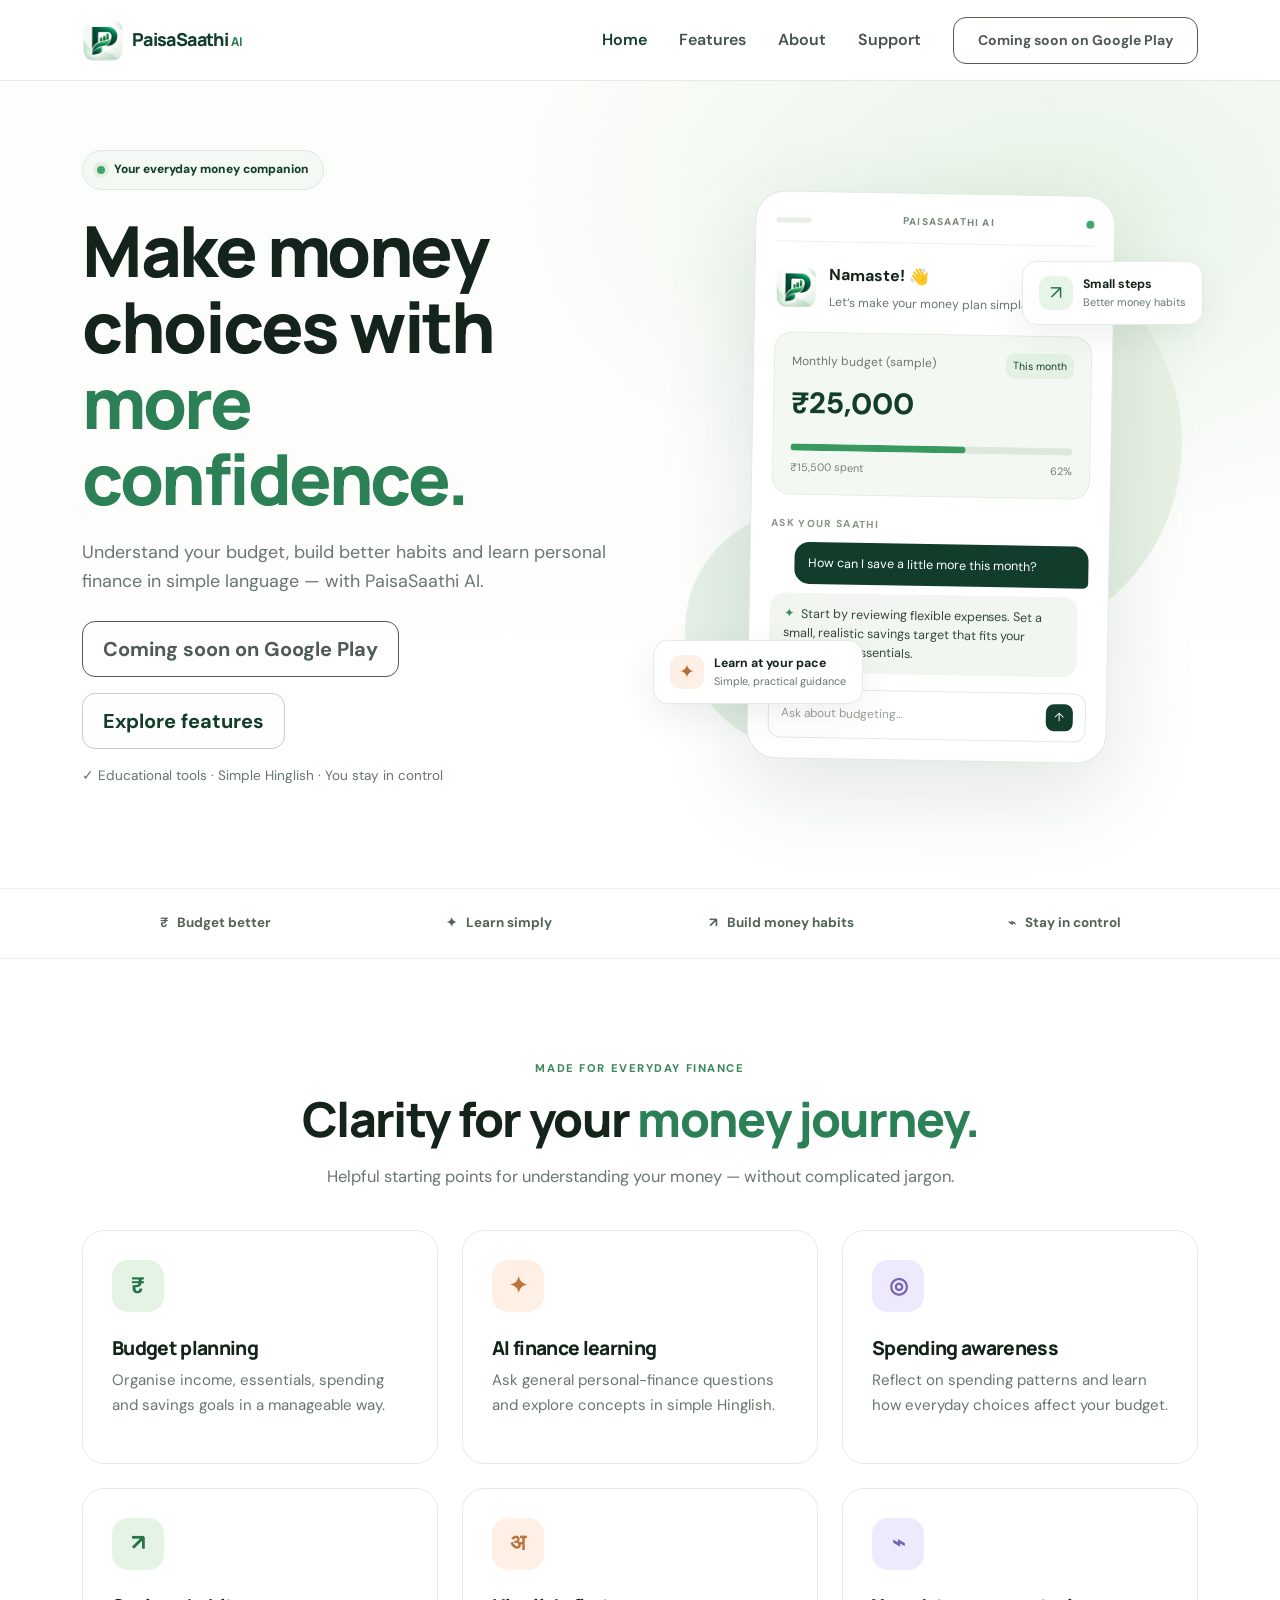
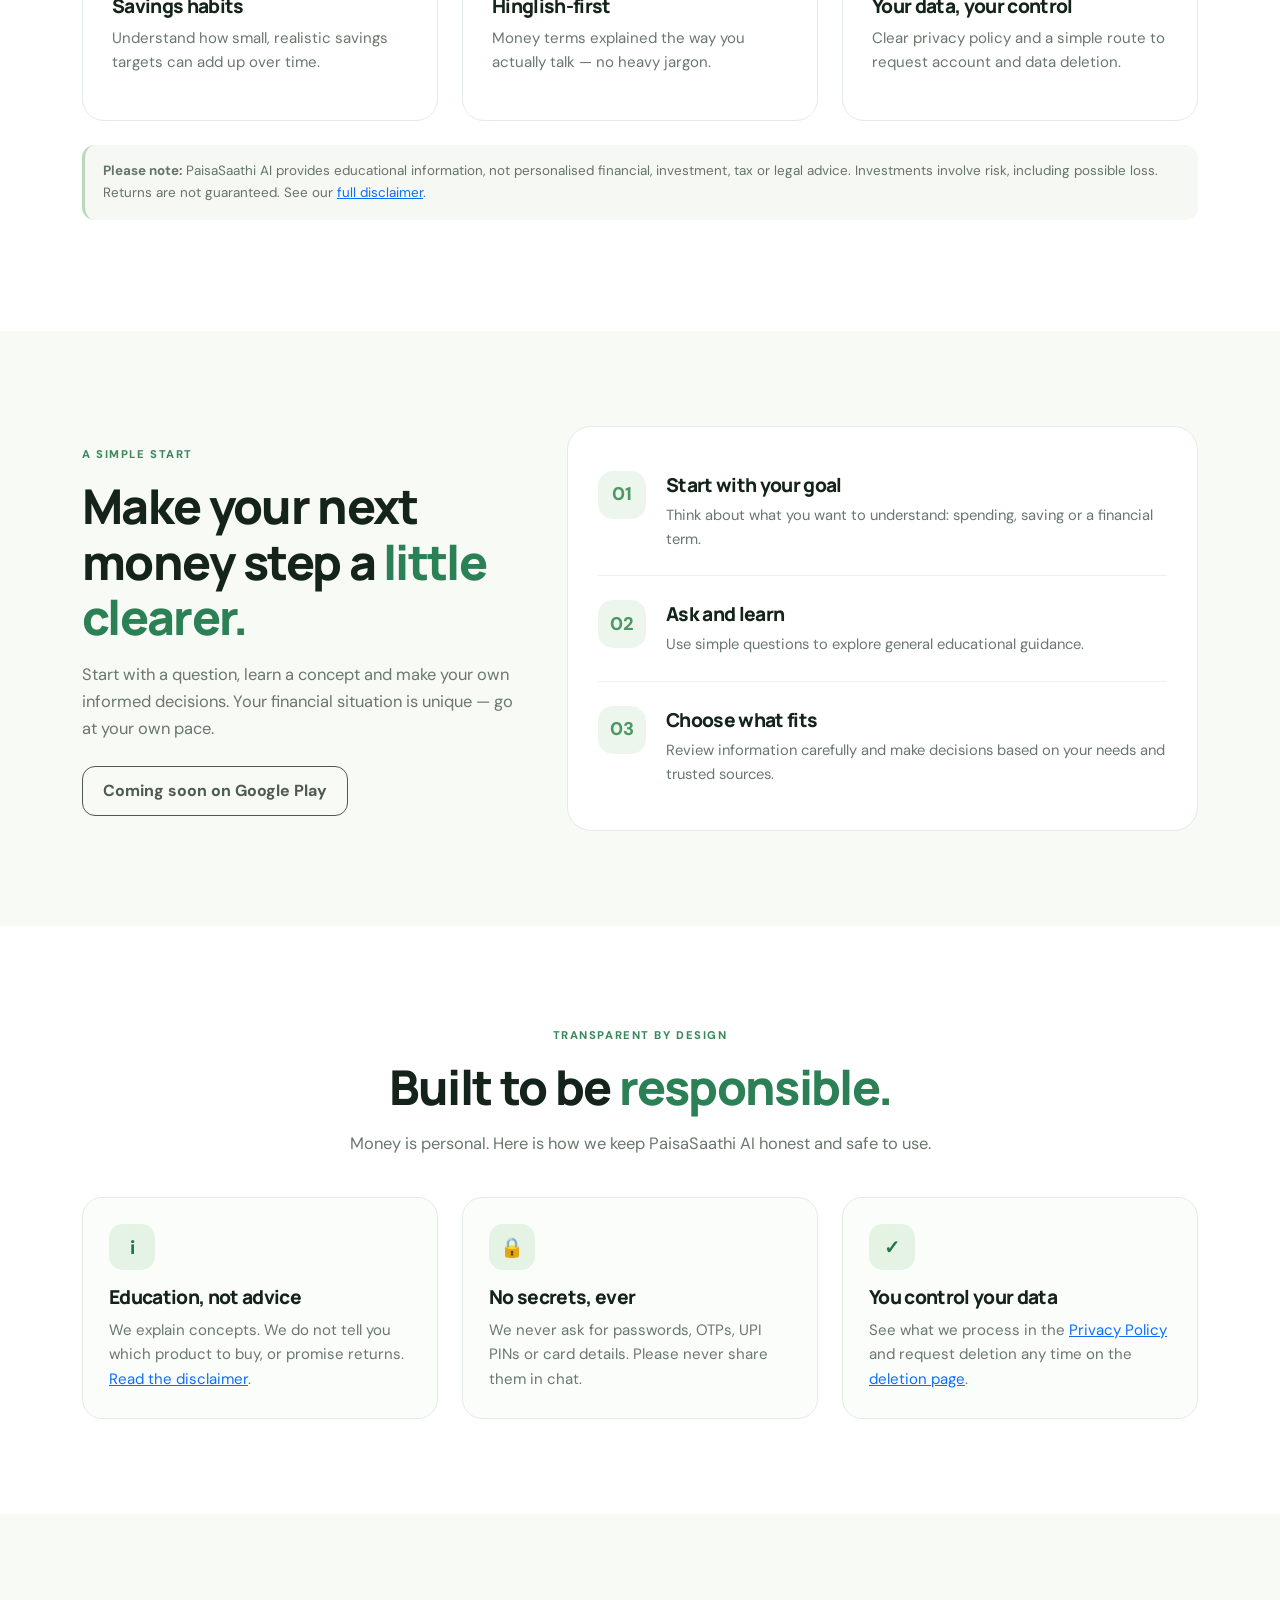
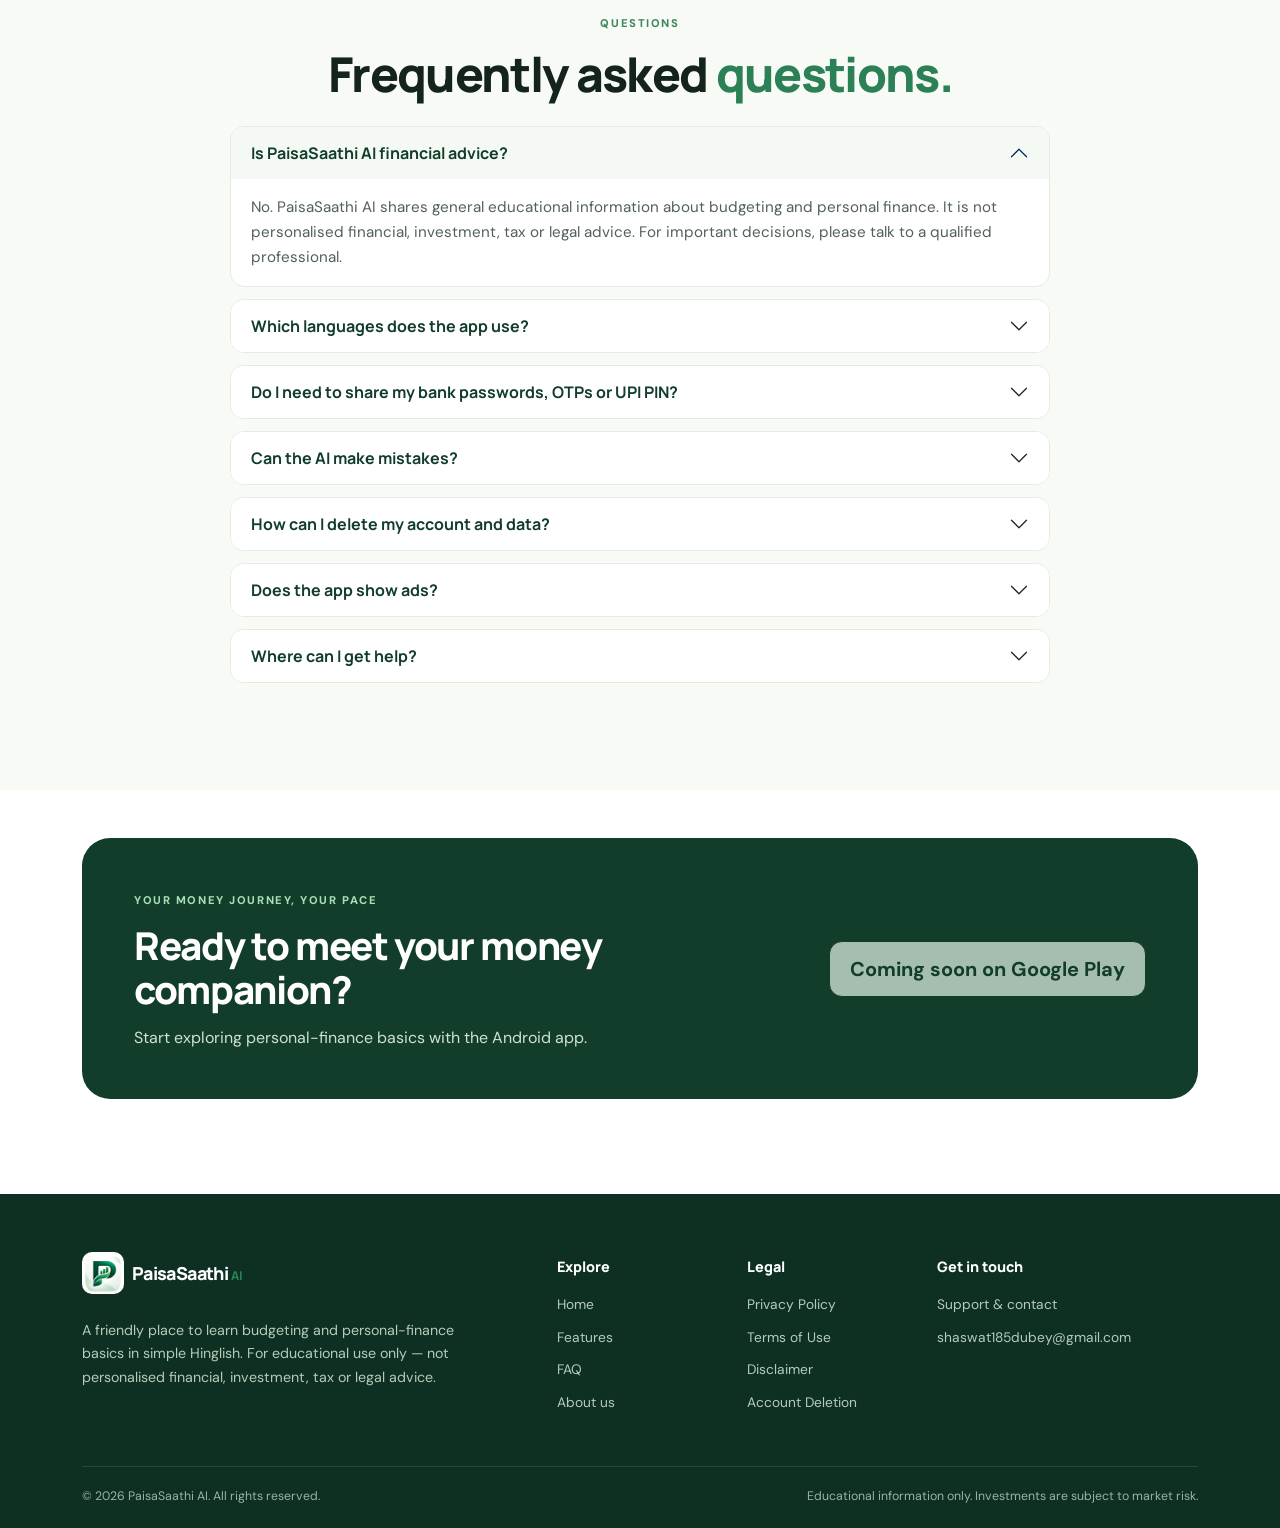
<file: index.html>
<!doctype html>
<html lang="en">
<head>
  <meta charset="utf-8">
  <meta name="viewport" content="width=device-width, initial-scale=1">
  <meta name="theme-color" content="#123d2b">
  <title>PaisaSaathi AI — Your friendly money companion</title>
  <meta name="description" content="PaisaSaathi AI helps you learn budgeting and personal finance in simple Hinglish. Educational guidance, not financial advice.">
  <meta property="og:site_name" content="PaisaSaathi AI">
  <meta property="og:type" content="website">
  <meta property="og:title" content="PaisaSaathi AI — Your friendly money companion">
  <meta property="og:description" content="PaisaSaathi AI helps you learn budgeting and personal finance in simple Hinglish. Educational guidance, not financial advice.">
  <link rel="icon" type="image/png" sizes="32x32" href="assets/img/favicon-32.png">
  <link rel="apple-touch-icon" href="assets/img/apple-touch-icon.png">
  <link rel="preconnect" href="https://fonts.googleapis.com">
  <link rel="preconnect" href="https://fonts.gstatic.com" crossorigin>
  <link href="https://cdn.jsdelivr.net/npm/bootstrap@5.3.3/dist/css/bootstrap.min.css" rel="stylesheet">
  <link href="https://fonts.googleapis.com/css2?family=DM+Sans:wght@400;500;600;700&family=Manrope:wght@400;500;600;700;800&display=swap" rel="stylesheet">
  <link href="css/style.css" rel="stylesheet">
  <script type="application/ld+json">
  {"@context":"https://schema.org","@graph":[
    {"@type":"MobileApplication","name":"PaisaSaathi AI","operatingSystem":"ANDROID","applicationCategory":"FinanceApplication","description":"A Hinglish-first AI companion that helps you learn budgeting and personal-finance basics."},
    {"@type":"FAQPage","mainEntity":[{"@type":"Question","name":"Is PaisaSaathi AI financial advice?","acceptedAnswer":{"@type":"Answer","text":"No. PaisaSaathi AI shares general educational information about budgeting and personal finance. It is not personalised financial, investment, tax or legal advice. For important decisions, please talk to a qualified professional."}},{"@type":"Question","name":"Which languages does the app use?","acceptedAnswer":{"@type":"Answer","text":"The app explains personal-finance ideas in simple Hinglish, so everyday money concepts are easier to follow."}},{"@type":"Question","name":"Do I need to share my bank passwords, OTPs or UPI PIN?","acceptedAnswer":{"@type":"Answer","text":"Never. PaisaSaathi AI will never ask for passwords, OTPs, UPI PINs, card PINs or banking credentials. Please do not type them into the app or email them to us."}},{"@type":"Question","name":"Can the AI make mistakes?","acceptedAnswer":{"@type":"Answer","text":"Yes. AI-generated answers can be incomplete, outdated or unsuitable for your situation. Please verify important information with reliable sources before acting on it."}},{"@type":"Question","name":"How can I delete my account and data?","acceptedAnswer":{"@type":"Answer","text":"You can request deletion any time. Follow the steps on our Account Deletion page or contact support."}},{"@type":"Question","name":"Does the app show ads?","acceptedAnswer":{"@type":"Answer","text":"The app is supported by ads served by Google AdMob. Ads are clearly separate from the educational content. Read the Privacy Policy to see what data advertising may use and the choices you have."}},{"@type":"Question","name":"Where can I get help?","acceptedAnswer":{"@type":"Answer","text":"Visit our Support page or email shaswat185dubey@gmail.com."}}]}
  ]}
  </script>
</head>
<body>
  <div id="site-header"></div>

  <main id="main">
    <section class="hero-section" id="home">
      <div class="container">
        <div class="row align-items-center g-5">
          <div class="col-lg-6">
            <div class="eyebrow"><span class="pulse-dot"></span> Your everyday money companion</div>
            <h1>Make money choices with <span>more confidence.</span></h1>
            <p class="hero-copy">Understand your budget, build better habits and learn personal finance in simple language — with PaisaSaathi AI.</p>
            <div class="d-flex flex-wrap gap-3 mt-4">
              <span data-play-button="btn-primary-green btn-lg"></span>
              <a class="btn btn-outline-green btn-lg" href="#features">Explore features</a>
            </div>
            <p class="microcopy mt-3">✓ Educational tools · Simple Hinglish · You stay in control</p>
          </div>
          <div class="col-lg-6">
            <div class="visual-wrap" aria-hidden="true">
              <div class="orb orb-one"></div>
              <div class="orb orb-two"></div>
              <div class="phone-card">
                <div class="phone-top"><span class="phone-camera"></span><span>PAISASAATHI AI</span><span class="online-dot"></span></div>
                <div class="hello-row">
                  <img class="mini-logo-img" src="assets/img/logo-96.png" width="42" height="42" alt="">
                  <div><strong>Namaste! 👋</strong><p>Let’s make your money plan simpler.</p></div>
                </div>
                <div class="balance-card">
                  <div class="d-flex justify-content-between align-items-center"><span>Monthly budget (sample)</span><span class="tag">This month</span></div>
                  <div class="budget-number">₹25,000</div>
                  <div class="progress mt-3"><div class="progress-bar" style="width:62%"></div></div>
                  <div class="d-flex justify-content-between small mt-2"><span>₹15,500 spent</span><span>62%</span></div>
                </div>
                <div class="chat-label">ASK YOUR SAATHI</div>
                <div class="chat-bubble user-bubble">How can I save a little more this month?</div>
                <div class="chat-bubble ai-bubble"><span class="ai-spark">✦</span> Start by reviewing flexible expenses. Set a small, realistic savings target that fits your income and essentials.</div>
                <div class="prompt-row"><span>Ask about budgeting…</span><span class="send-icon">↑</span></div>
              </div>
              <div class="floating-note note-top"><span class="note-icon">↗</span><div><strong>Small steps</strong><small>Better money habits</small></div></div>
              <div class="floating-note note-bottom"><span class="note-icon note-leaf">✦</span><div><strong>Learn at your pace</strong><small>Simple, practical guidance</small></div></div>
            </div>
          </div>
        </div>
      </div>
    </section>

    <section class="trust-strip" aria-label="Highlights">
      <div class="container">
        <div class="row g-3 text-center">
          <div class="col-6 col-md-3">₹ &nbsp; Budget better</div>
          <div class="col-6 col-md-3">✦ &nbsp; Learn simply</div>
          <div class="col-6 col-md-3">↗ &nbsp; Build money habits</div>
          <div class="col-6 col-md-3">⌁ &nbsp; Stay in control</div>
        </div>
      </div>
    </section>

    <section class="section-pad" id="features">
      <div class="container">
        <div class="section-heading text-center mx-auto">
          <span class="section-kicker">MADE FOR EVERYDAY FINANCE</span>
          <h2>Clarity for your <span>money journey.</span></h2>
          <p>Helpful starting points for understanding your money — without complicated jargon.</p>
        </div>
        <div class="row g-4 mt-2">
          <div class="col-md-6 col-lg-4">
            <article class="feature-card h-100">
              <div class="feature-icon icon-mint" aria-hidden="true">₹</div>
              <h3>Budget planning</h3>
              <p>Organise income, essentials, spending and savings goals in a manageable way.</p>
            </article>
          </div>
          <div class="col-md-6 col-lg-4">
            <article class="feature-card h-100">
              <div class="feature-icon icon-peach" aria-hidden="true">✦</div>
              <h3>AI finance learning</h3>
              <p>Ask general personal-finance questions and explore concepts in simple Hinglish.</p>
            </article>
          </div>
          <div class="col-md-6 col-lg-4">
            <article class="feature-card h-100">
              <div class="feature-icon icon-lilac" aria-hidden="true">◎</div>
              <h3>Spending awareness</h3>
              <p>Reflect on spending patterns and learn how everyday choices affect your budget.</p>
            </article>
          </div>
          <div class="col-md-6 col-lg-4">
            <article class="feature-card h-100">
              <div class="feature-icon icon-mint" aria-hidden="true">↗</div>
              <h3>Savings habits</h3>
              <p>Understand how small, realistic savings targets can add up over time.</p>
            </article>
          </div>
          <div class="col-md-6 col-lg-4">
            <article class="feature-card h-100">
              <div class="feature-icon icon-peach" aria-hidden="true">अ</div>
              <h3>Hinglish-first</h3>
              <p>Money terms explained the way you actually talk — no heavy jargon.</p>
            </article>
          </div>
          <div class="col-md-6 col-lg-4">
            <article class="feature-card h-100">
              <div class="feature-icon icon-lilac" aria-hidden="true">⌁</div>
              <h3>Your data, your control</h3>
              <p>Clear privacy policy and a simple route to request account and data deletion.</p>
            </article>
          </div>
        </div>
        <p class="disclaimer-inline mt-4"><strong>Please note:</strong> PaisaSaathi AI provides educational information, not personalised financial, investment, tax or legal advice. Investments involve risk, including possible loss. Returns are not guaranteed. See our <a href="disclaimer.html">full disclaimer</a>.</p>
      </div>
    </section>

    <section class="how-section section-pad" id="how-it-works">
      <div class="container">
        <div class="row align-items-center g-5">
          <div class="col-lg-5">
            <span class="section-kicker">A SIMPLE START</span>
            <h2>Make your next money step a <span>little clearer.</span></h2>
            <p class="muted-copy">Start with a question, learn a concept and make your own informed decisions. Your financial situation is unique — go at your own pace.</p>
            <span data-play-button="btn-primary-green mt-2"></span>
          </div>
          <div class="col-lg-7">
            <div class="steps-panel">
              <div class="step-item"><div class="step-number">01</div><div><h3>Start with your goal</h3><p>Think about what you want to understand: spending, saving or a financial term.</p></div></div>
              <div class="step-item"><div class="step-number">02</div><div><h3>Ask and learn</h3><p>Use simple questions to explore general educational guidance.</p></div></div>
              <div class="step-item"><div class="step-number">03</div><div><h3>Choose what fits</h3><p>Review information carefully and make decisions based on your needs and trusted sources.</p></div></div>
            </div>
          </div>
        </div>
      </div>
    </section>

    <section class="section-pad" id="safety">
      <div class="container">
        <div class="section-heading text-center mx-auto">
          <span class="section-kicker">TRANSPARENT BY DESIGN</span>
          <h2>Built to be <span>responsible.</span></h2>
          <p>Money is personal. Here is how we keep PaisaSaathi AI honest and safe to use.</p>
        </div>
        <div class="row g-4 mt-2 safety-grid">
          <div class="col-md-4"><div class="info-card"><div class="value-icon" aria-hidden="true">i</div><h3>Education, not advice</h3><p>We explain concepts. We do not tell you which product to buy, or promise returns. <a href="disclaimer.html">Read the disclaimer</a>.</p></div></div>
          <div class="col-md-4"><div class="info-card"><div class="value-icon" aria-hidden="true">🔒</div><h3>No secrets, ever</h3><p>We never ask for passwords, OTPs, UPI PINs or card details. Please never share them in chat.</p></div></div>
          <div class="col-md-4"><div class="info-card"><div class="value-icon" aria-hidden="true">✓</div><h3>You control your data</h3><p>See what we process in the <a href="privacy.html">Privacy Policy</a> and request deletion any time on the <a href="account-deletion.html">deletion page</a>.</p></div></div>
        </div>
      </div>
    </section>

    <section class="how-section section-pad" id="faq">
      <div class="container">
        <div class="section-heading text-center mx-auto">
          <span class="section-kicker">QUESTIONS</span>
          <h2>Frequently asked <span>questions.</span></h2>
        </div>
        <div class="faq-wrap mt-4">
          <div class="accordion" id="faqList">
            <div class="accordion-item">
              <h3 class="accordion-header"><button class="accordion-button" type="button" data-bs-toggle="collapse" data-bs-target="#faq0" aria-expanded="true" aria-controls="faq0">Is PaisaSaathi AI financial advice?</button></h3>
              <div id="faq0" class="accordion-collapse collapse show" data-bs-parent="#faqList"><div class="accordion-body">No. PaisaSaathi AI shares general educational information about budgeting and personal finance. It is not personalised financial, investment, tax or legal advice. For important decisions, please talk to a qualified professional.</div></div>
            </div>
            <div class="accordion-item">
              <h3 class="accordion-header"><button class="accordion-button collapsed" type="button" data-bs-toggle="collapse" data-bs-target="#faq1" aria-expanded="false" aria-controls="faq1">Which languages does the app use?</button></h3>
              <div id="faq1" class="accordion-collapse collapse" data-bs-parent="#faqList"><div class="accordion-body">The app explains personal-finance ideas in simple Hinglish, so everyday money concepts are easier to follow.</div></div>
            </div>
            <div class="accordion-item">
              <h3 class="accordion-header"><button class="accordion-button collapsed" type="button" data-bs-toggle="collapse" data-bs-target="#faq2" aria-expanded="false" aria-controls="faq2">Do I need to share my bank passwords, OTPs or UPI PIN?</button></h3>
              <div id="faq2" class="accordion-collapse collapse" data-bs-parent="#faqList"><div class="accordion-body">Never. PaisaSaathi AI will never ask for passwords, OTPs, UPI PINs, card PINs or banking credentials. Please do not type them into the app or email them to us.</div></div>
            </div>
            <div class="accordion-item">
              <h3 class="accordion-header"><button class="accordion-button collapsed" type="button" data-bs-toggle="collapse" data-bs-target="#faq3" aria-expanded="false" aria-controls="faq3">Can the AI make mistakes?</button></h3>
              <div id="faq3" class="accordion-collapse collapse" data-bs-parent="#faqList"><div class="accordion-body">Yes. AI-generated answers can be incomplete, outdated or unsuitable for your situation. Please verify important information with reliable sources before acting on it.</div></div>
            </div>
            <div class="accordion-item">
              <h3 class="accordion-header"><button class="accordion-button collapsed" type="button" data-bs-toggle="collapse" data-bs-target="#faq4" aria-expanded="false" aria-controls="faq4">How can I delete my account and data?</button></h3>
              <div id="faq4" class="accordion-collapse collapse" data-bs-parent="#faqList"><div class="accordion-body">You can request deletion any time. Follow the steps on our <a href="account-deletion.html">Account Deletion page</a> or contact support.</div></div>
            </div>
            <div class="accordion-item">
              <h3 class="accordion-header"><button class="accordion-button collapsed" type="button" data-bs-toggle="collapse" data-bs-target="#faq5" aria-expanded="false" aria-controls="faq5">Does the app show ads?</button></h3>
              <div id="faq5" class="accordion-collapse collapse" data-bs-parent="#faqList"><div class="accordion-body">The app is supported by ads served by Google AdMob. Ads are clearly separate from the educational content. Read the <a href="privacy.html#advertising">Privacy Policy</a> to see what data advertising may use and the choices you have.</div></div>
            </div>
            <div class="accordion-item">
              <h3 class="accordion-header"><button class="accordion-button collapsed" type="button" data-bs-toggle="collapse" data-bs-target="#faq6" aria-expanded="false" aria-controls="faq6">Where can I get help?</button></h3>
              <div id="faq6" class="accordion-collapse collapse" data-bs-parent="#faqList"><div class="accordion-body">Visit our <a href="support.html">Support page</a> or email <a href="mailto:shaswat185dubey@gmail.com">shaswat185dubey@gmail.com</a>.</div></div>
            </div>
          </div>
        </div>
      </div>
    </section>

    <section class="download-section pt-5">
      <div class="container">
        <div class="download-banner">
          <div>
            <span class="section-kicker">YOUR MONEY JOURNEY, YOUR PACE</span>
            <h2>Ready to meet your money companion?</h2>
            <p>Start exploring personal-finance basics with the Android app.</p>
          </div>
          <span data-play-button="btn-light-green btn-lg"></span>
        </div>
      </div>
    </section>
  </main>

  <div id="site-footer"></div>
  <noscript>
    <p style="text-align:center;padding:20px;font-size:14px">
      <a href="index.html">Home</a> · <a href="about.html">About</a> · <a href="privacy.html">Privacy Policy</a> ·
      <a href="terms.html">Terms</a> · <a href="disclaimer.html">Disclaimer</a> · <a href="support.html">Support</a> ·
      <a href="account-deletion.html">Account Deletion</a>
    </p>
  </noscript>
  <script src="https://cdn.jsdelivr.net/npm/bootstrap@5.3.3/dist/js/bootstrap.bundle.min.js"></script>
  <script src="js/layout.js"></script>
  <script src="js/main.js"></script>
</body>
</html>
</file>
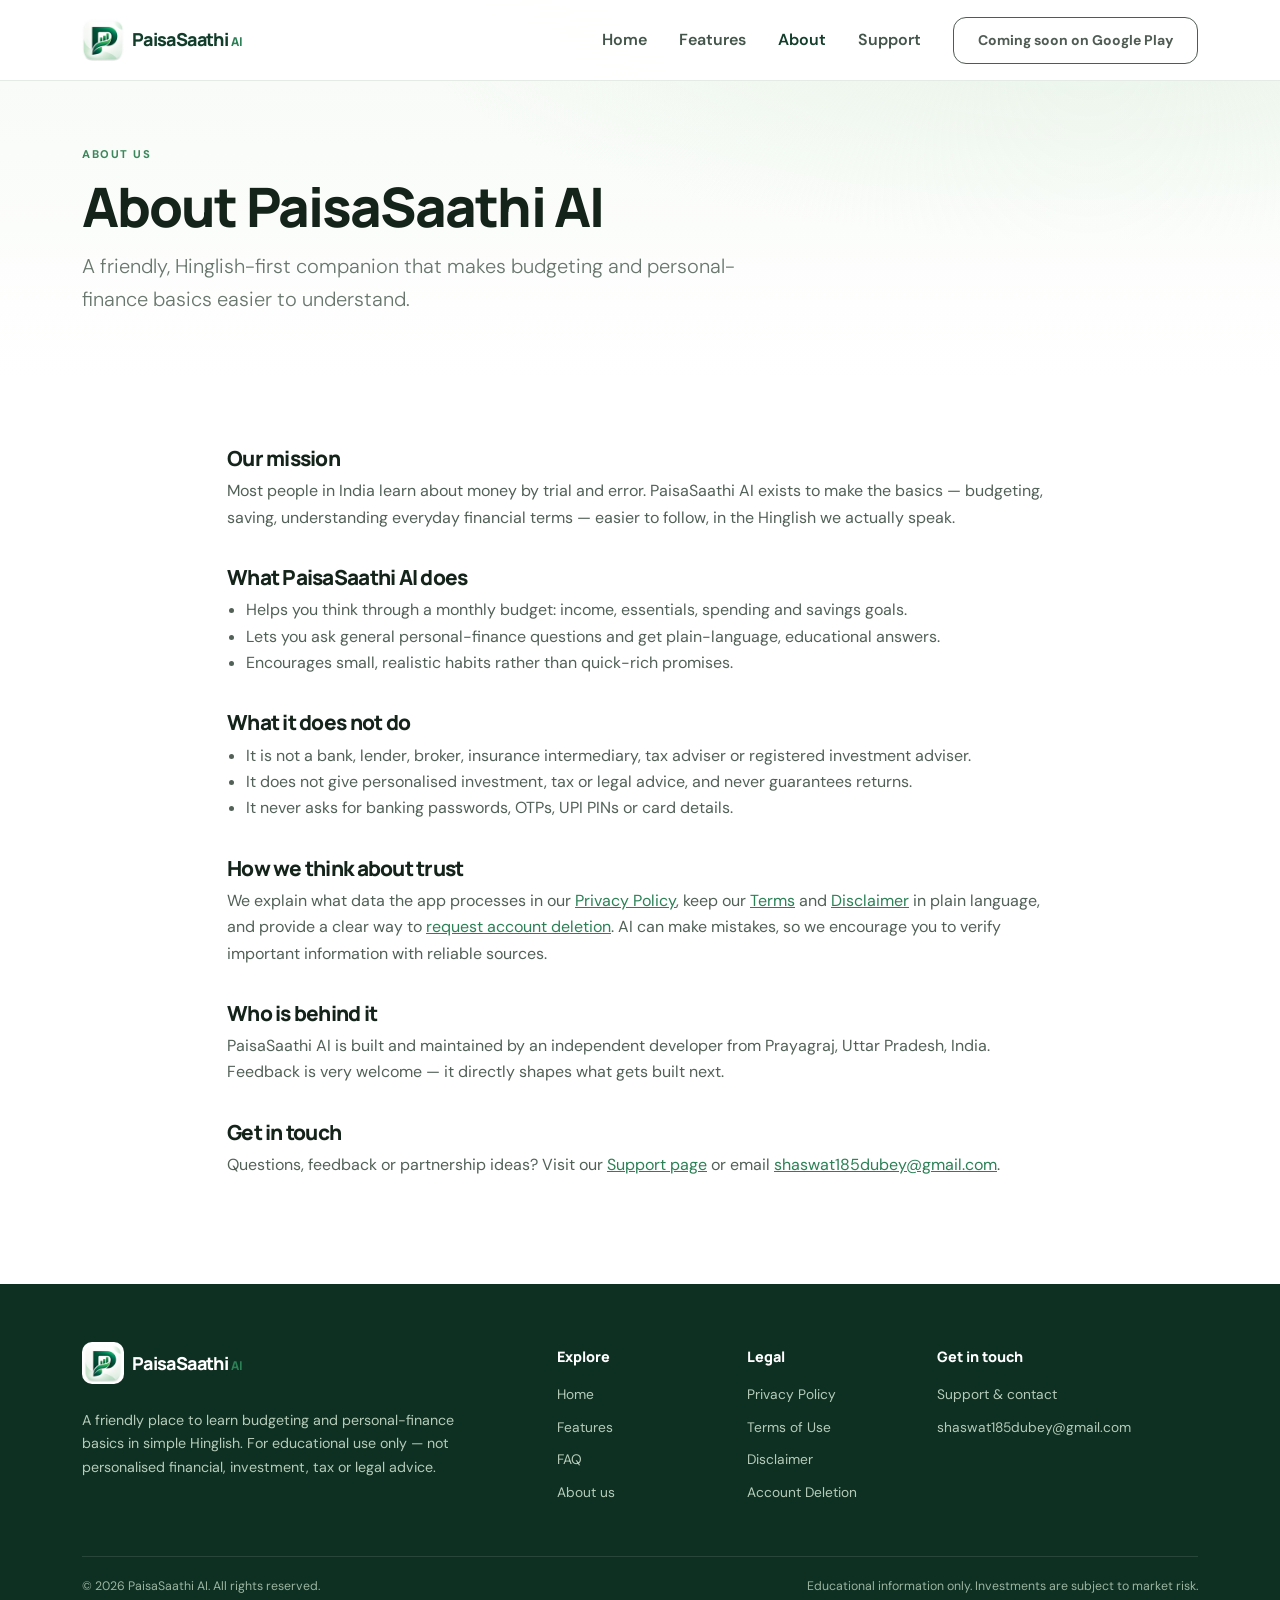
<file: about.html>
<!doctype html>
<html lang="en">
<head>
  <meta charset="utf-8">
  <meta name="viewport" content="width=device-width, initial-scale=1">
  <meta name="theme-color" content="#123d2b">
  <title>About PaisaSaathi AI</title>
  <meta name="description" content="Learn about PaisaSaathi AI — a Hinglish-first, educational personal-finance companion built to make budgeting simpler.">
  <meta property="og:site_name" content="PaisaSaathi AI">
  <meta property="og:type" content="website">
  <meta property="og:title" content="About PaisaSaathi AI">
  <meta property="og:description" content="Learn about PaisaSaathi AI — a Hinglish-first, educational personal-finance companion built to make budgeting simpler.">
  <link rel="icon" type="image/png" sizes="32x32" href="assets/img/favicon-32.png">
  <link rel="apple-touch-icon" href="assets/img/apple-touch-icon.png">
  <link rel="preconnect" href="https://fonts.googleapis.com">
  <link rel="preconnect" href="https://fonts.gstatic.com" crossorigin>
  <link href="https://cdn.jsdelivr.net/npm/bootstrap@5.3.3/dist/css/bootstrap.min.css" rel="stylesheet">
  <link href="https://fonts.googleapis.com/css2?family=DM+Sans:wght@400;500;600;700&family=Manrope:wght@400;500;600;700;800&display=swap" rel="stylesheet">
  <link href="css/style.css" rel="stylesheet">
</head>
<body>
  <div id="site-header"></div>
  <header class="page-hero">
    <div class="container">
      <span class="section-kicker">ABOUT US</span>
      <h1>About PaisaSaathi AI</h1>
      <p class="lead">A friendly, Hinglish-first companion that makes budgeting and personal-finance basics easier to understand.</p>
      
    </div>
  </header>
  <main id="main" class="legal-page">
    <div class="container legal-content">

      <h2>Our mission</h2>
      <p>Most people in India learn about money by trial and error. PaisaSaathi AI exists to make the basics — budgeting, saving, understanding everyday financial terms — easier to follow, in the Hinglish we actually speak.</p>

      <h2>What PaisaSaathi AI does</h2>
      <ul>
        <li>Helps you think through a monthly budget: income, essentials, spending and savings goals.</li>
        <li>Lets you ask general personal-finance questions and get plain-language, educational answers.</li>
        <li>Encourages small, realistic habits rather than quick-rich promises.</li>
      </ul>

      <h2>What it does not do</h2>
      <ul>
        <li>It is not a bank, lender, broker, insurance intermediary, tax adviser or registered investment adviser.</li>
        <li>It does not give personalised investment, tax or legal advice, and never guarantees returns.</li>
        <li>It never asks for banking passwords, OTPs, UPI PINs or card details.</li>
      </ul>

      <h2>How we think about trust</h2>
      <p>We explain what data the app processes in our <a href="privacy.html">Privacy Policy</a>, keep our <a href="terms.html">Terms</a> and <a href="disclaimer.html">Disclaimer</a> in plain language, and provide a clear way to <a href="account-deletion.html">request account deletion</a>. AI can make mistakes, so we encourage you to verify important information with reliable sources.</p>

      <h2>Who is behind it</h2>
      <p>PaisaSaathi AI is built and maintained by an independent developer from Prayagraj, Uttar Pradesh, India. Feedback is very welcome — it directly shapes what gets built next.</p>

      <h2>Get in touch</h2>
      <p>Questions, feedback or partnership ideas? Visit our <a href="support.html">Support page</a> or email <a href="mailto:shaswat185dubey@gmail.com">shaswat185dubey@gmail.com</a>.</p>

    </div>
  </main>

  <div id="site-footer"></div>
  <noscript>
    <p style="text-align:center;padding:20px;font-size:14px">
      <a href="index.html">Home</a> · <a href="about.html">About</a> · <a href="privacy.html">Privacy Policy</a> ·
      <a href="terms.html">Terms</a> · <a href="disclaimer.html">Disclaimer</a> · <a href="support.html">Support</a> ·
      <a href="account-deletion.html">Account Deletion</a>
    </p>
  </noscript>
  <script src="https://cdn.jsdelivr.net/npm/bootstrap@5.3.3/dist/js/bootstrap.bundle.min.js"></script>
  <script src="js/layout.js"></script>
  <script src="js/main.js"></script>
</body>
</html>
</file>
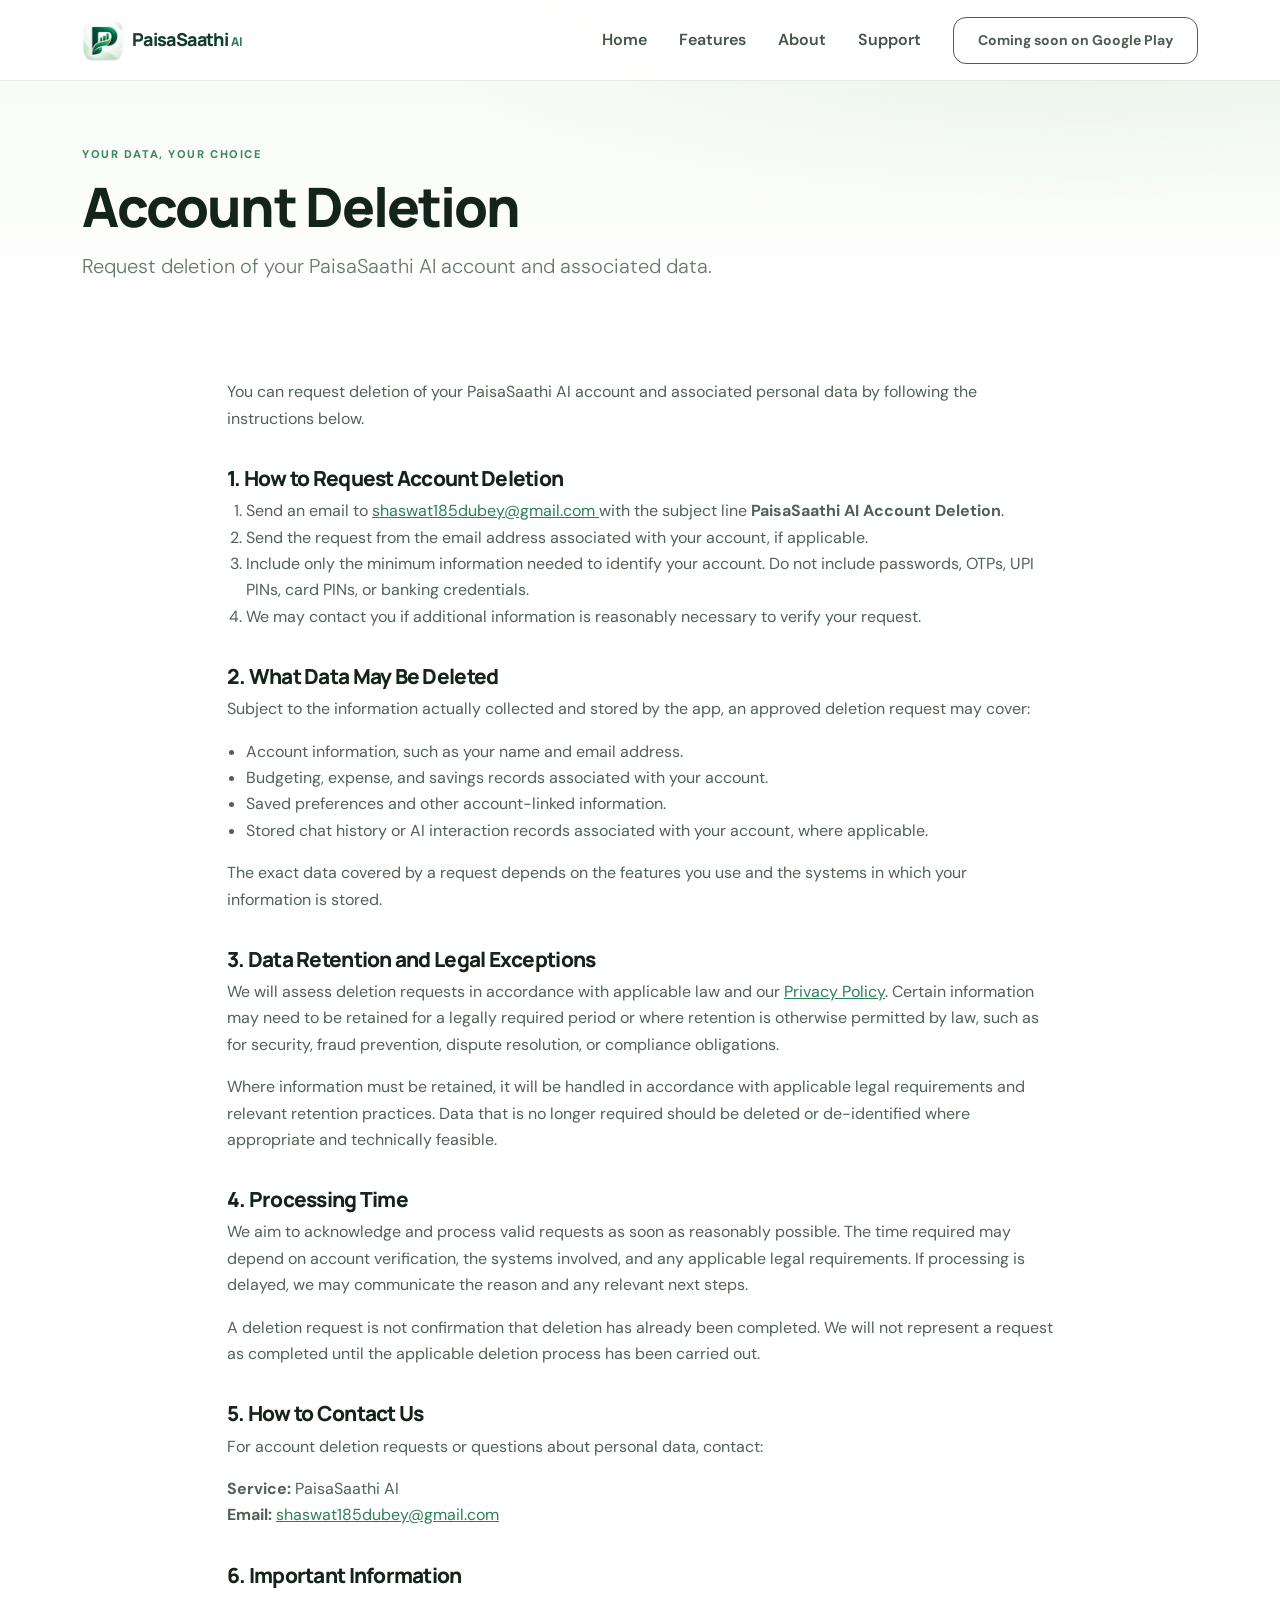
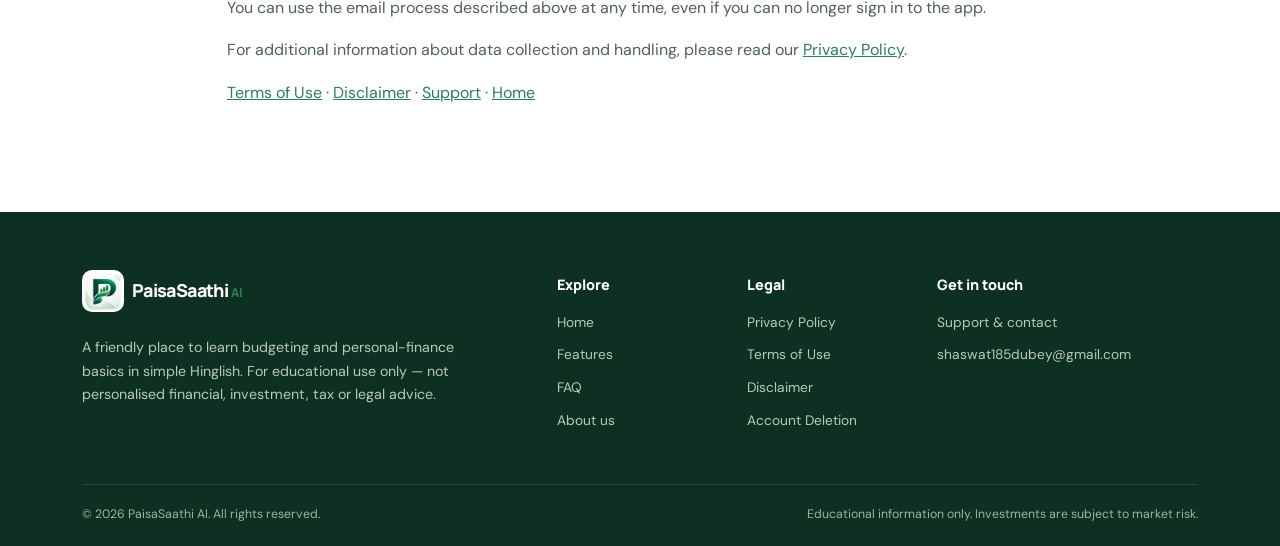
<file: account-deletion.html>
<!doctype html>
<html lang="en">
<head>
  <meta charset="utf-8">
  <meta name="viewport" content="width=device-width, initial-scale=1">
  <meta name="theme-color" content="#123d2b">
  <title>Account Deletion | PaisaSaathi AI</title>
  <meta name="description" content="How to request deletion of your PaisaSaathi AI account and associated personal data.">
  <meta property="og:site_name" content="PaisaSaathi AI">
  <meta property="og:type" content="website">
  <meta property="og:title" content="Account Deletion | PaisaSaathi AI">
  <meta property="og:description" content="How to request deletion of your PaisaSaathi AI account and associated personal data.">
  <link rel="icon" type="image/png" sizes="32x32" href="assets/img/favicon-32.png">
  <link rel="apple-touch-icon" href="assets/img/apple-touch-icon.png">
  <link rel="preconnect" href="https://fonts.googleapis.com">
  <link rel="preconnect" href="https://fonts.gstatic.com" crossorigin>
  <link href="https://cdn.jsdelivr.net/npm/bootstrap@5.3.3/dist/css/bootstrap.min.css" rel="stylesheet">
  <link href="https://fonts.googleapis.com/css2?family=DM+Sans:wght@400;500;600;700&family=Manrope:wght@400;500;600;700;800&display=swap" rel="stylesheet">
  <link href="css/style.css" rel="stylesheet">
</head>
<body>
  <div id="site-header"></div>
  <header class="page-hero">
    <div class="container">
      <span class="section-kicker">YOUR DATA, YOUR CHOICE</span>
      <h1>Account Deletion</h1>
      <p class="lead">Request deletion of your PaisaSaathi AI account and associated data.</p>
      
    </div>
  </header>
  <main id="main" class="legal-page">
    <div class="container legal-content">


      <p>
        You can request deletion of your PaisaSaathi AI account and
        associated personal data by following the instructions below.
      </p>

      <h2>1. How to Request Account Deletion</h2>

      <ol>
        <li>
          Send an email to
          <a href="mailto:shaswat185dubey@gmail.com?subject=PaisaSaathi%20AI%20Account%20Deletion">
            shaswat185dubey@gmail.com
          </a>
          with the subject line <strong>PaisaSaathi AI Account Deletion</strong>.
        </li>
        <li>
          Send the request from the email address associated with your
          account, if applicable.
        </li>
        <li>
          Include only the minimum information needed to identify your
          account. Do not include passwords, OTPs, UPI PINs, card PINs,
          or banking credentials.
        </li>
        <li>
          We may contact you if additional information is reasonably
          necessary to verify your request.
        </li>
      </ol>

      <h2>2. What Data May Be Deleted</h2>

      <p>
        Subject to the information actually collected and stored by the app,
        an approved deletion request may cover:
      </p>

      <ul>
        <li>Account information, such as your name and email address.</li>
        <li>Budgeting, expense, and savings records associated with your account.</li>
        <li>Saved preferences and other account-linked information.</li>
        <li>Stored chat history or AI interaction records associated with your account, where applicable.</li>
      </ul>

      <p>
        The exact data covered by a request depends on the features you use
        and the systems in which your information is stored.
      </p>

      <h2>3. Data Retention and Legal Exceptions</h2>

      <p>
        We will assess deletion requests in accordance with applicable law
        and our
        <a href="privacy.html">Privacy Policy</a>.
        Certain information may need to be retained for a legally required
        period or where retention is otherwise permitted by law, such as
        for security, fraud prevention, dispute resolution, or compliance
        obligations.
      </p>

      <p>
        Where information must be retained, it will be handled in accordance
        with applicable legal requirements and relevant retention practices.
        Data that is no longer required should be deleted or de-identified
        where appropriate and technically feasible.
      </p>

      <h2>4. Processing Time</h2>

      <p>
        We aim to acknowledge and process valid requests as soon as reasonably
        possible. The time required may depend on account verification,
        the systems involved, and any applicable legal requirements.
        If processing is delayed, we may communicate the reason and any
        relevant next steps.
      </p>

      <p>
        A deletion request is not confirmation that deletion has already
        been completed. We will not represent a request as completed until
        the applicable deletion process has been carried out.
      </p>

      <h2>5. How to Contact Us</h2>

      <p>
        For account deletion requests or questions about personal data,
        contact:
      </p>

      <p>
        <strong>Service:</strong> PaisaSaathi AI<br>
        <strong>Email:</strong>
        <a href="mailto:shaswat185dubey@gmail.com">
          shaswat185dubey@gmail.com
        </a>
      </p>

      <h2>6. Important Information</h2>

      <p>You can use the email process described above at any time, even if you can no longer sign in to the app.</p>

      <p>
        For additional information about data collection and handling,
        please read our
        <a href="privacy.html">Privacy Policy</a>.
      </p>

      <p>
        <a href="terms.html">Terms of Use</a> · <a href="disclaimer.html">Disclaimer</a> ·
        <a href="support.html">Support</a> ·
        <a href="index.html">Home</a>
      </p>

      
    </div>
  </main>

  <div id="site-footer"></div>
  <noscript>
    <p style="text-align:center;padding:20px;font-size:14px">
      <a href="index.html">Home</a> · <a href="about.html">About</a> · <a href="privacy.html">Privacy Policy</a> ·
      <a href="terms.html">Terms</a> · <a href="disclaimer.html">Disclaimer</a> · <a href="support.html">Support</a> ·
      <a href="account-deletion.html">Account Deletion</a>
    </p>
  </noscript>
  <script src="https://cdn.jsdelivr.net/npm/bootstrap@5.3.3/dist/js/bootstrap.bundle.min.js"></script>
  <script src="js/layout.js"></script>
  <script src="js/main.js"></script>
</body>
</html>
</file>
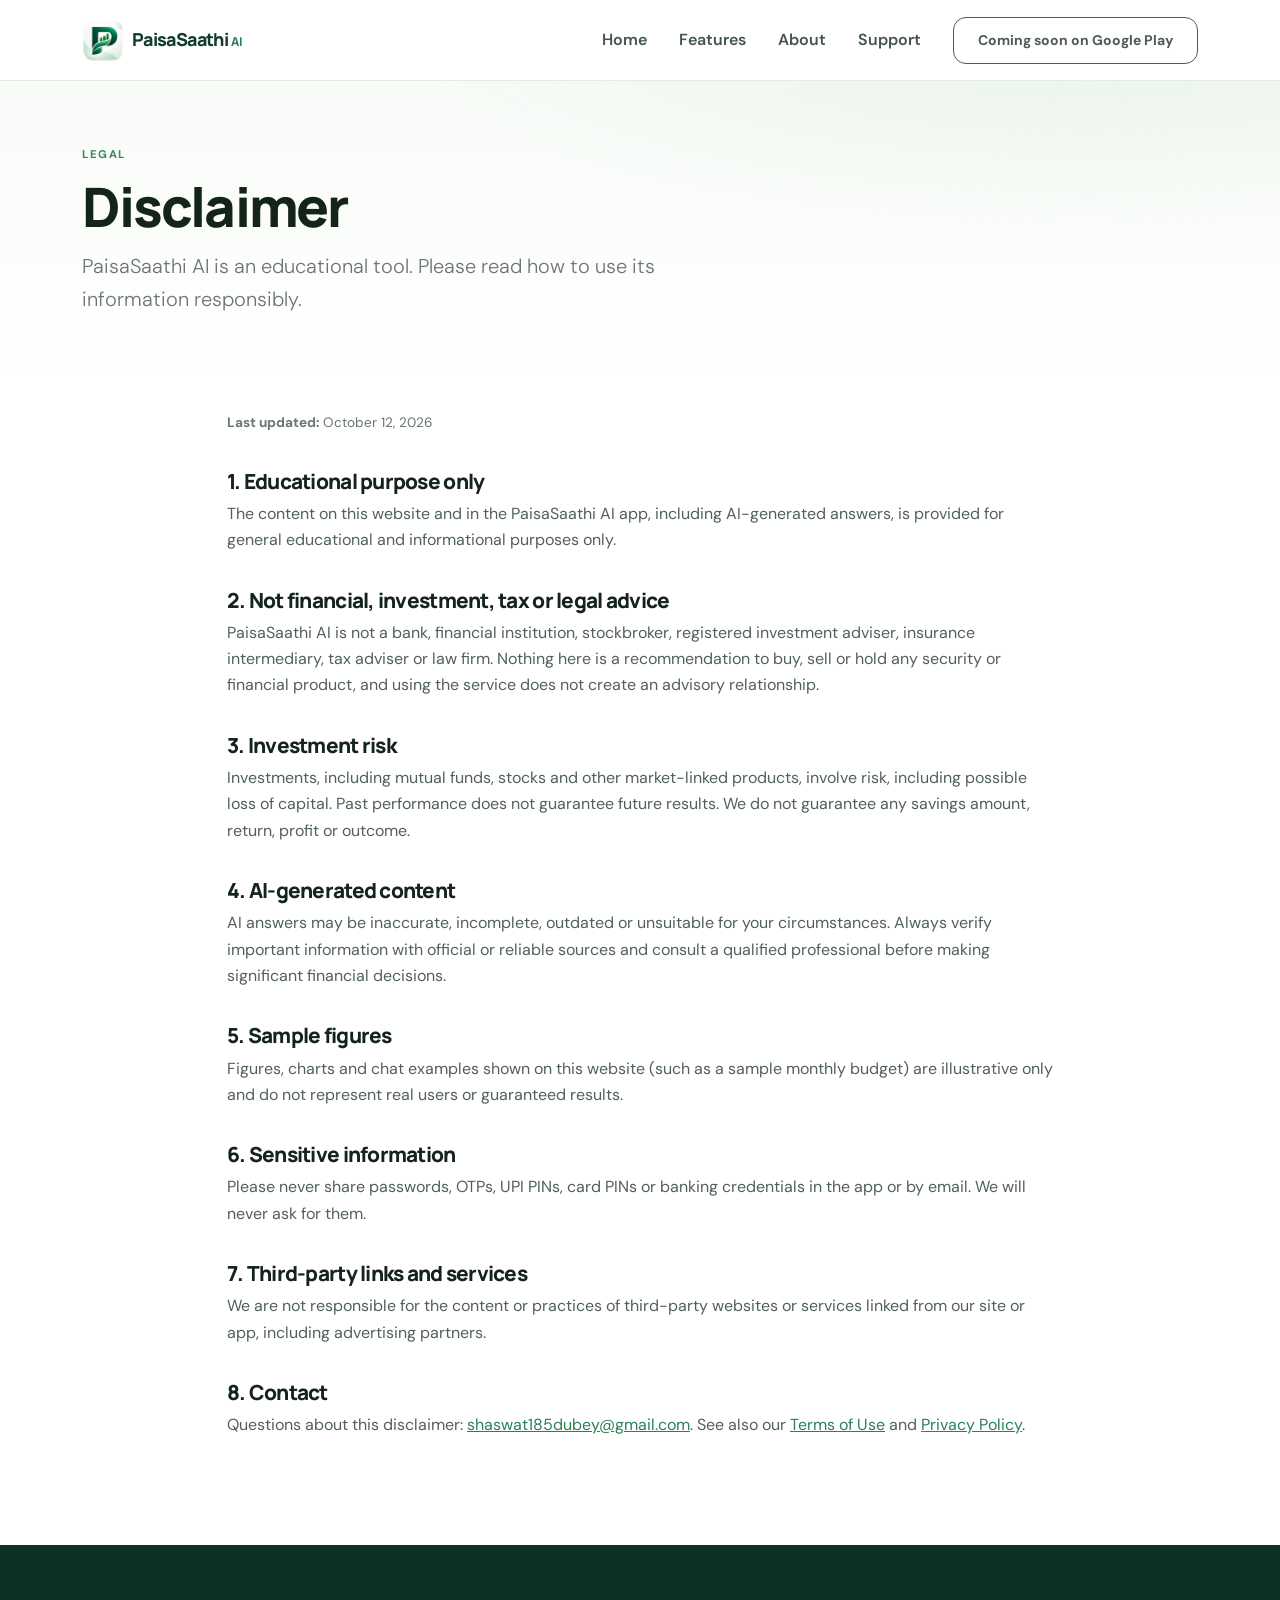
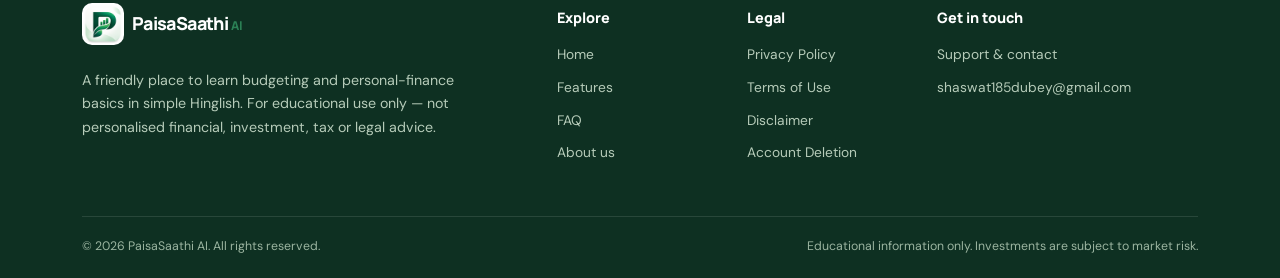
<file: disclaimer.html>
<!doctype html>
<html lang="en">
<head>
  <meta charset="utf-8">
  <meta name="viewport" content="width=device-width, initial-scale=1">
  <meta name="theme-color" content="#123d2b">
  <title>Disclaimer | PaisaSaathi AI</title>
  <meta name="description" content="PaisaSaathi AI provides educational information only — not financial, investment, tax or legal advice. Read our full disclaimer.">
  <meta property="og:site_name" content="PaisaSaathi AI">
  <meta property="og:type" content="website">
  <meta property="og:title" content="Disclaimer | PaisaSaathi AI">
  <meta property="og:description" content="PaisaSaathi AI provides educational information only — not financial, investment, tax or legal advice. Read our full disclaimer.">
  <link rel="icon" type="image/png" sizes="32x32" href="assets/img/favicon-32.png">
  <link rel="apple-touch-icon" href="assets/img/apple-touch-icon.png">
  <link rel="preconnect" href="https://fonts.googleapis.com">
  <link rel="preconnect" href="https://fonts.gstatic.com" crossorigin>
  <link href="https://cdn.jsdelivr.net/npm/bootstrap@5.3.3/dist/css/bootstrap.min.css" rel="stylesheet">
  <link href="https://fonts.googleapis.com/css2?family=DM+Sans:wght@400;500;600;700&family=Manrope:wght@400;500;600;700;800&display=swap" rel="stylesheet">
  <link href="css/style.css" rel="stylesheet">
</head>
<body>
  <div id="site-header"></div>
  <header class="page-hero">
    <div class="container">
      <span class="section-kicker">LEGAL</span>
      <h1>Disclaimer</h1>
      <p class="lead">PaisaSaathi AI is an educational tool. Please read how to use its information responsibly.</p>
      
    </div>
  </header>
  <main id="main" class="legal-page">
    <div class="container legal-content">

      <p class="meta"><strong>Last updated:</strong> October 12, 2026</p>

      <h2>1. Educational purpose only</h2>
      <p>The content on this website and in the PaisaSaathi AI app, including AI-generated answers, is provided for general educational and informational purposes only.</p>

      <h2>2. Not financial, investment, tax or legal advice</h2>
      <p>PaisaSaathi AI is not a bank, financial institution, stockbroker, registered investment adviser, insurance intermediary, tax adviser or law firm. Nothing here is a recommendation to buy, sell or hold any security or financial product, and using the service does not create an advisory relationship.</p>

      <h2>3. Investment risk</h2>
      <p>Investments, including mutual funds, stocks and other market-linked products, involve risk, including possible loss of capital. Past performance does not guarantee future results. We do not guarantee any savings amount, return, profit or outcome.</p>

      <h2>4. AI-generated content</h2>
      <p>AI answers may be inaccurate, incomplete, outdated or unsuitable for your circumstances. Always verify important information with official or reliable sources and consult a qualified professional before making significant financial decisions.</p>

      <h2>5. Sample figures</h2>
      <p>Figures, charts and chat examples shown on this website (such as a sample monthly budget) are illustrative only and do not represent real users or guaranteed results.</p>

      <h2>6. Sensitive information</h2>
      <p>Please never share passwords, OTPs, UPI PINs, card PINs or banking credentials in the app or by email. We will never ask for them.</p>

      <h2>7. Third-party links and services</h2>
      <p>We are not responsible for the content or practices of third-party websites or services linked from our site or app, including advertising partners.</p>

      <h2>8. Contact</h2>
      <p>Questions about this disclaimer: <a href="mailto:shaswat185dubey@gmail.com">shaswat185dubey@gmail.com</a>. See also our <a href="terms.html">Terms of Use</a> and <a href="privacy.html">Privacy Policy</a>.</p>

    </div>
  </main>

  <div id="site-footer"></div>
  <noscript>
    <p style="text-align:center;padding:20px;font-size:14px">
      <a href="index.html">Home</a> · <a href="about.html">About</a> · <a href="privacy.html">Privacy Policy</a> ·
      <a href="terms.html">Terms</a> · <a href="disclaimer.html">Disclaimer</a> · <a href="support.html">Support</a> ·
      <a href="account-deletion.html">Account Deletion</a>
    </p>
  </noscript>
  <script src="https://cdn.jsdelivr.net/npm/bootstrap@5.3.3/dist/js/bootstrap.bundle.min.js"></script>
  <script src="js/layout.js"></script>
  <script src="js/main.js"></script>
</body>
</html>
</file>
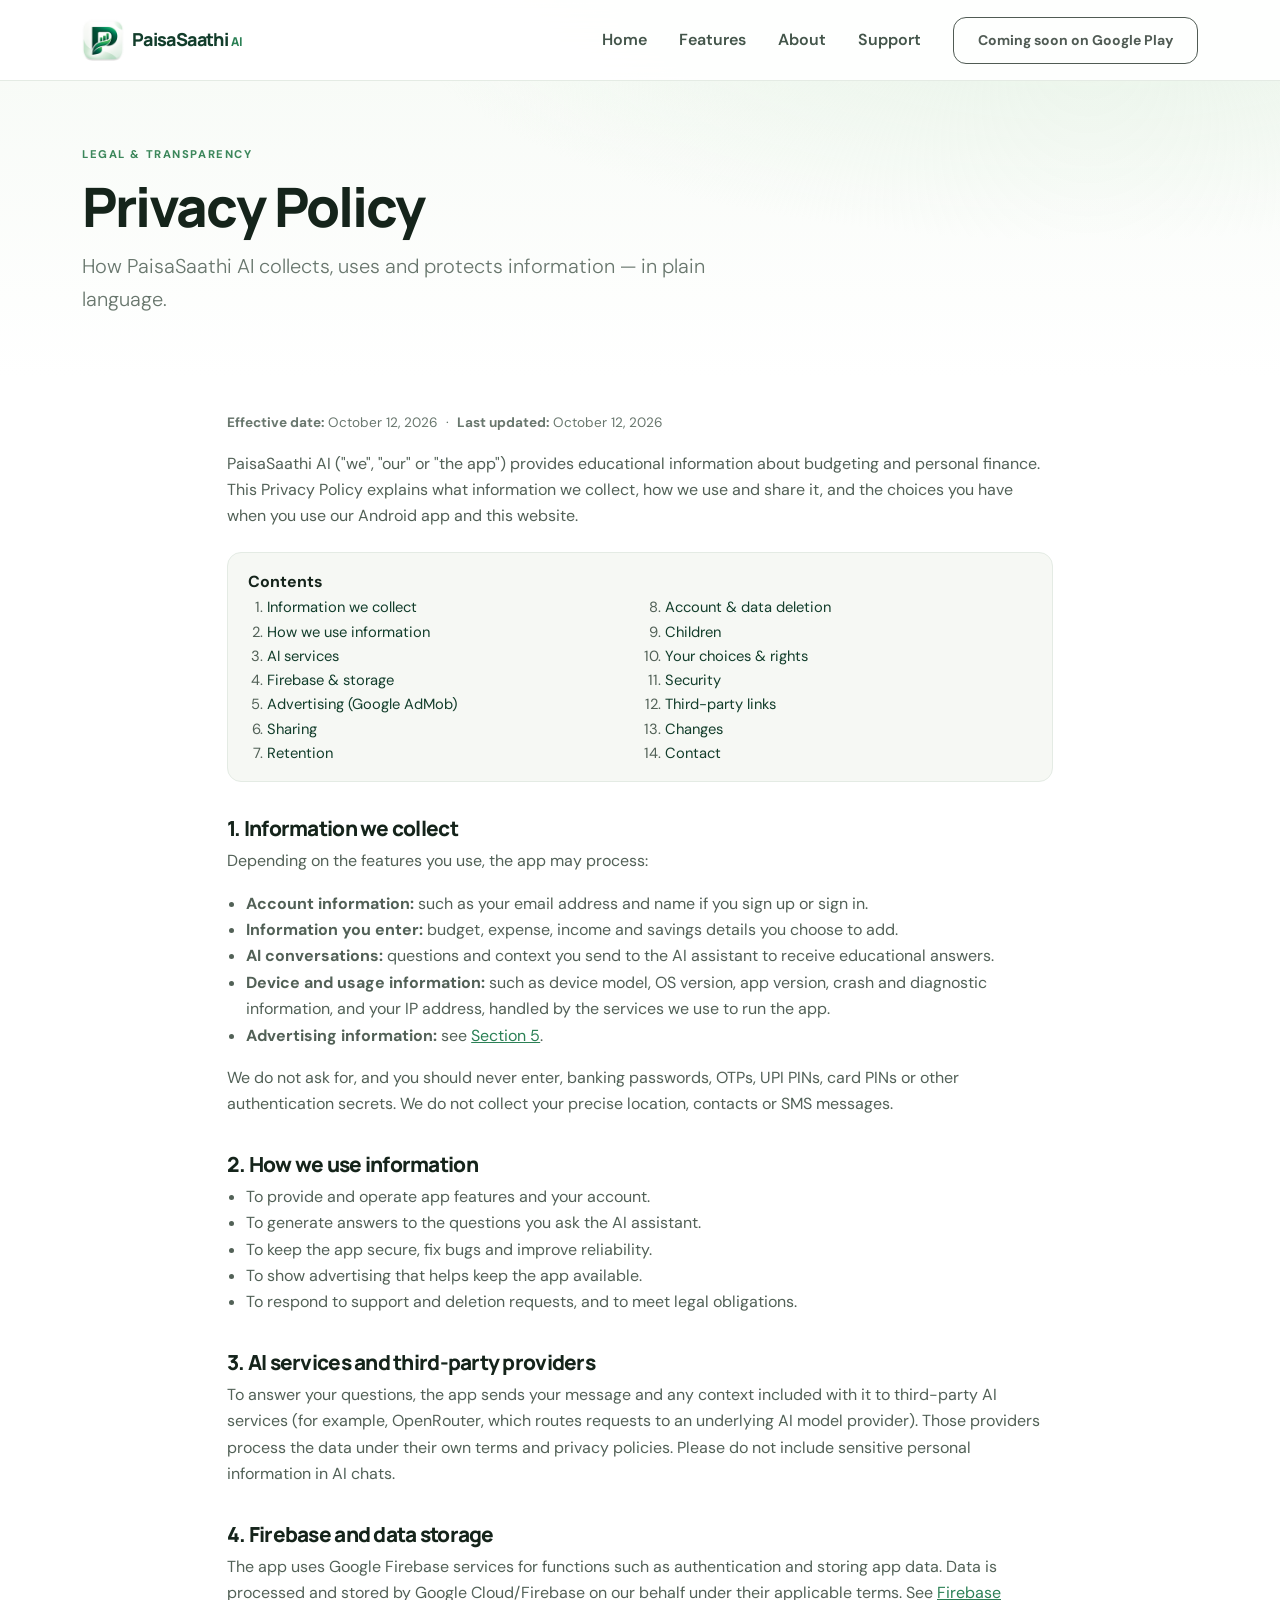
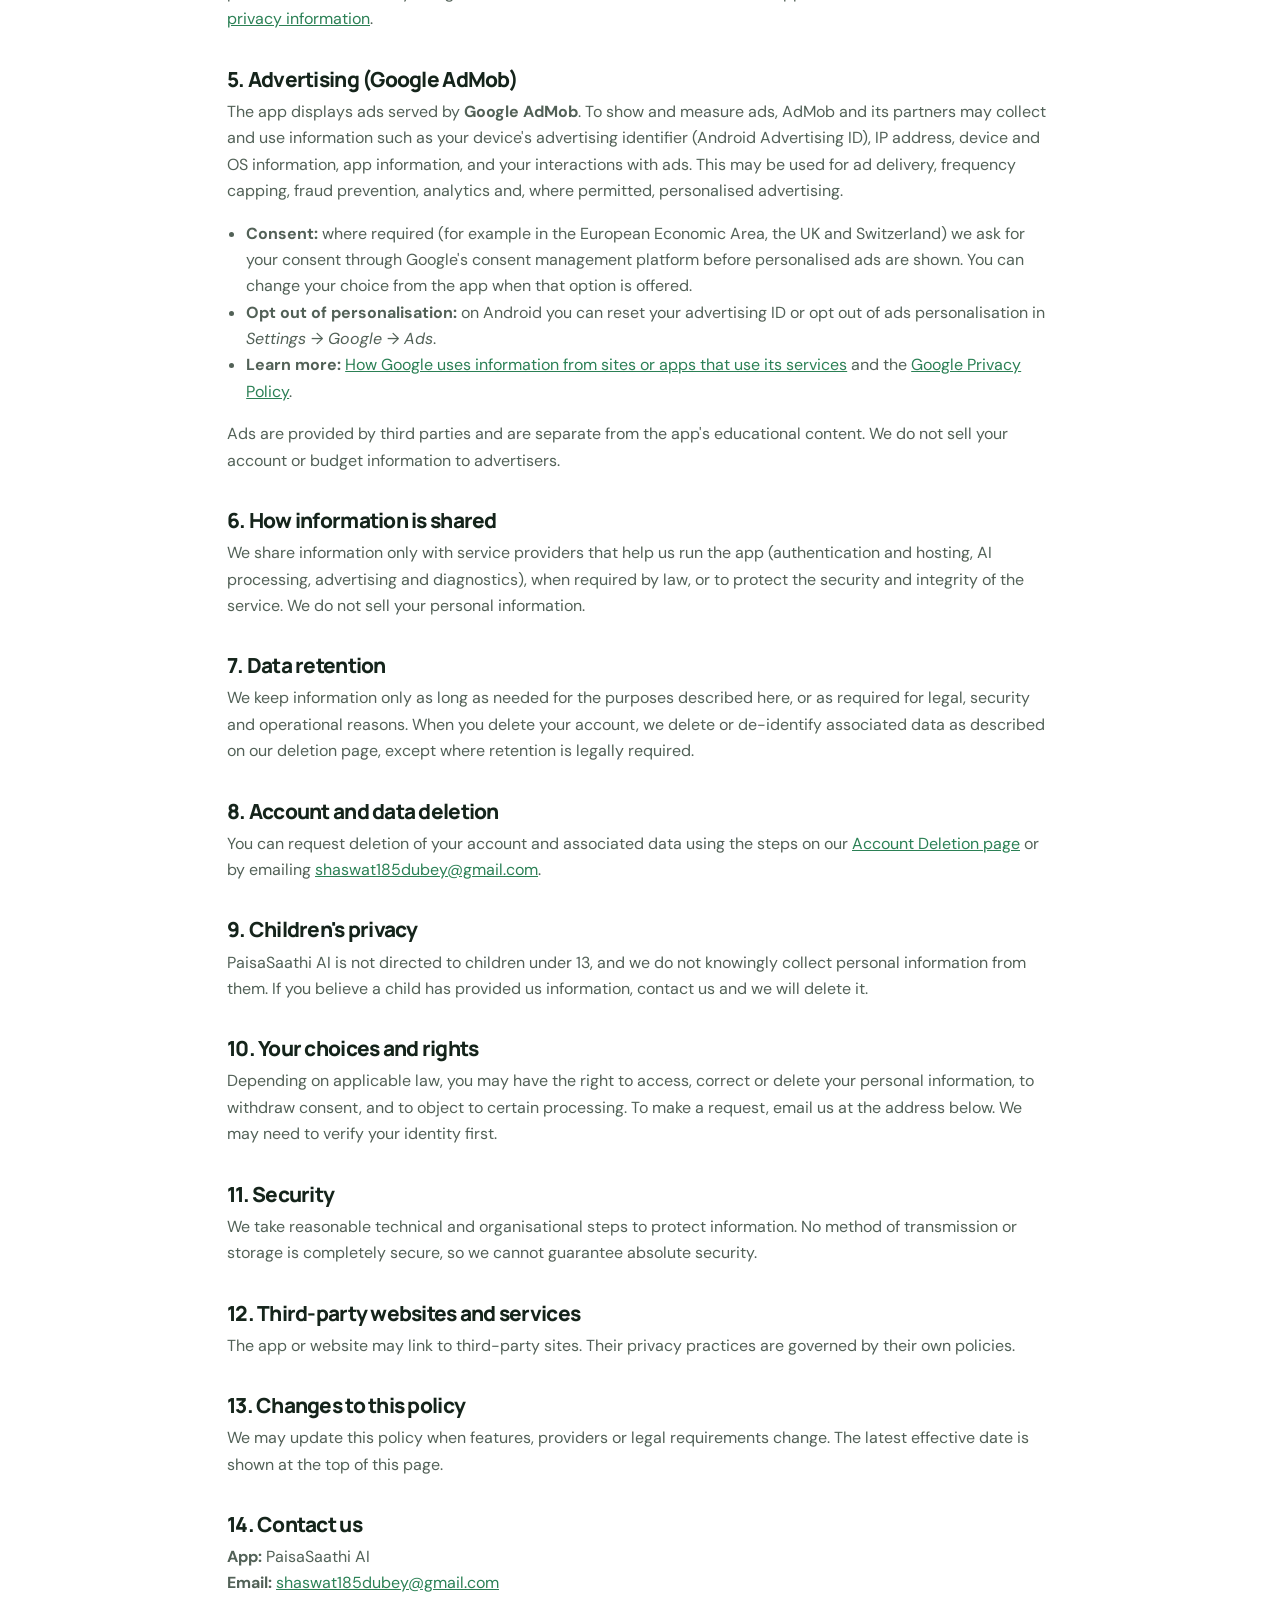
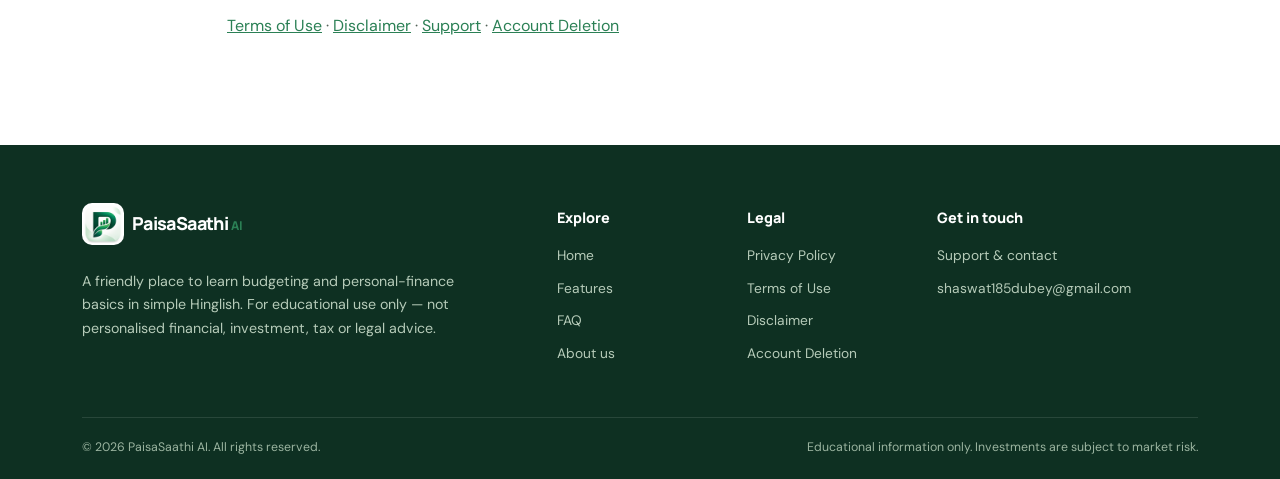
<file: privacy.html>
<!doctype html>
<html lang="en">
<head>
  <meta charset="utf-8">
  <meta name="viewport" content="width=device-width, initial-scale=1">
  <meta name="theme-color" content="#123d2b">
  <title>Privacy Policy | PaisaSaathi AI</title>
  <meta name="description" content="Read the PaisaSaathi AI Privacy Policy: what information is collected, how Google AdMob advertising works, and how you can delete your data.">
  <meta property="og:site_name" content="PaisaSaathi AI">
  <meta property="og:type" content="website">
  <meta property="og:title" content="Privacy Policy | PaisaSaathi AI">
  <meta property="og:description" content="Read the PaisaSaathi AI Privacy Policy: what information is collected, how Google AdMob advertising works, and how you can delete your data.">
  <link rel="icon" type="image/png" sizes="32x32" href="assets/img/favicon-32.png">
  <link rel="apple-touch-icon" href="assets/img/apple-touch-icon.png">
  <link rel="preconnect" href="https://fonts.googleapis.com">
  <link rel="preconnect" href="https://fonts.gstatic.com" crossorigin>
  <link href="https://cdn.jsdelivr.net/npm/bootstrap@5.3.3/dist/css/bootstrap.min.css" rel="stylesheet">
  <link href="https://fonts.googleapis.com/css2?family=DM+Sans:wght@400;500;600;700&family=Manrope:wght@400;500;600;700;800&display=swap" rel="stylesheet">
  <link href="css/style.css" rel="stylesheet">
</head>
<body>
  <div id="site-header"></div>
  <header class="page-hero">
    <div class="container">
      <span class="section-kicker">LEGAL & TRANSPARENCY</span>
      <h1>Privacy Policy</h1>
      <p class="lead">How PaisaSaathi AI collects, uses and protects information — in plain language.</p>
      
    </div>
  </header>
  <main id="main" class="legal-page">
    <div class="container legal-content">

      <p class="meta"><strong>Effective date:</strong> October 12, 2026 &nbsp;·&nbsp; <strong>Last updated:</strong> October 12, 2026</p>
      <p>PaisaSaathi AI ("we", "our" or "the app") provides educational information about budgeting and personal finance. This Privacy Policy explains what information we collect, how we use and share it, and the choices you have when you use our Android app and this website.</p>

      <nav class="toc" aria-label="Contents"><strong>Contents</strong>
        <ol>
          <li><a href="#collect">Information we collect</a></li>
          <li><a href="#use">How we use information</a></li>
          <li><a href="#ai">AI services</a></li>
          <li><a href="#firebase">Firebase &amp; storage</a></li>
          <li><a href="#advertising">Advertising (Google AdMob)</a></li>
          <li><a href="#sharing">Sharing</a></li>
          <li><a href="#retention">Retention</a></li>
          <li><a href="#deletion">Account &amp; data deletion</a></li>
          <li><a href="#children">Children</a></li>
          <li><a href="#rights">Your choices &amp; rights</a></li>
          <li><a href="#security">Security</a></li>
          <li><a href="#links">Third-party links</a></li>
          <li><a href="#changes">Changes</a></li>
          <li><a href="#contact">Contact</a></li>
        </ol>
      </nav>

      <h2 id="collect">1. Information we collect</h2>
      <p>Depending on the features you use, the app may process:</p>
      <ul>
        <li><strong>Account information:</strong> such as your email address and name if you sign up or sign in.</li>
        <li><strong>Information you enter:</strong> budget, expense, income and savings details you choose to add.</li>
        <li><strong>AI conversations:</strong> questions and context you send to the AI assistant to receive educational answers.</li>
        <li><strong>Device and usage information:</strong> such as device model, OS version, app version, crash and diagnostic information, and your IP address, handled by the services we use to run the app.</li>
        <li><strong>Advertising information:</strong> see <a href="#advertising">Section 5</a>.</li>
      </ul>
      <p>We do not ask for, and you should never enter, banking passwords, OTPs, UPI PINs, card PINs or other authentication secrets. We do not collect your precise location, contacts or SMS messages.</p>

      <h2 id="use">2. How we use information</h2>
      <ul>
        <li>To provide and operate app features and your account.</li>
        <li>To generate answers to the questions you ask the AI assistant.</li>
        <li>To keep the app secure, fix bugs and improve reliability.</li>
        <li>To show advertising that helps keep the app available.</li>
        <li>To respond to support and deletion requests, and to meet legal obligations.</li>
      </ul>

      <h2 id="ai">3. AI services and third-party providers</h2>
      <p>To answer your questions, the app sends your message and any context included with it to third-party AI services (for example, OpenRouter, which routes requests to an underlying AI model provider). Those providers process the data under their own terms and privacy policies. Please do not include sensitive personal information in AI chats.</p>

      <h2 id="firebase">4. Firebase and data storage</h2>
      <p>The app uses Google Firebase services for functions such as authentication and storing app data. Data is processed and stored by Google Cloud/Firebase on our behalf under their applicable terms. See <a href="https://firebase.google.com/support/privacy" target="_blank" rel="noopener">Firebase privacy information</a>.</p>

      <h2 id="advertising">5. Advertising (Google AdMob)</h2>
      <p>The app displays ads served by <strong>Google AdMob</strong>. To show and measure ads, AdMob and its partners may collect and use information such as your device's advertising identifier (Android Advertising ID), IP address, device and OS information, app information, and your interactions with ads. This may be used for ad delivery, frequency capping, fraud prevention, analytics and, where permitted, personalised advertising.</p>
      <ul>
        <li><strong>Consent:</strong> where required (for example in the European Economic Area, the UK and Switzerland) we ask for your consent through Google's consent management platform before personalised ads are shown. You can change your choice from the app when that option is offered.</li>
        <li><strong>Opt out of personalisation:</strong> on Android you can reset your advertising ID or opt out of ads personalisation in <em>Settings → Google → Ads</em>.</li>
        <li><strong>Learn more:</strong> <a href="https://policies.google.com/technologies/partner-sites" target="_blank" rel="noopener">How Google uses information from sites or apps that use its services</a> and the <a href="https://policies.google.com/privacy" target="_blank" rel="noopener">Google Privacy Policy</a>.</li>
      </ul>
      <p>Ads are provided by third parties and are separate from the app's educational content. We do not sell your account or budget information to advertisers.</p>

      <h2 id="sharing">6. How information is shared</h2>
      <p>We share information only with service providers that help us run the app (authentication and hosting, AI processing, advertising and diagnostics), when required by law, or to protect the security and integrity of the service. We do not sell your personal information.</p>

      <h2 id="retention">7. Data retention</h2>
      <p>We keep information only as long as needed for the purposes described here, or as required for legal, security and operational reasons. When you delete your account, we delete or de-identify associated data as described on our deletion page, except where retention is legally required.</p>

      <h2 id="deletion">8. Account and data deletion</h2>
      <p>You can request deletion of your account and associated data using the steps on our <a href="account-deletion.html">Account Deletion page</a> or by emailing <a href="mailto:shaswat185dubey@gmail.com">shaswat185dubey@gmail.com</a>.</p>

      <h2 id="children">9. Children's privacy</h2>
      <p>PaisaSaathi AI is not directed to children under 13, and we do not knowingly collect personal information from them. If you believe a child has provided us information, contact us and we will delete it.</p>

      <h2 id="rights">10. Your choices and rights</h2>
      <p>Depending on applicable law, you may have the right to access, correct or delete your personal information, to withdraw consent, and to object to certain processing. To make a request, email us at the address below. We may need to verify your identity first.</p>

      <h2 id="security">11. Security</h2>
      <p>We take reasonable technical and organisational steps to protect information. No method of transmission or storage is completely secure, so we cannot guarantee absolute security.</p>

      <h2 id="links">12. Third-party websites and services</h2>
      <p>The app or website may link to third-party sites. Their privacy practices are governed by their own policies.</p>

      <h2 id="changes">13. Changes to this policy</h2>
      <p>We may update this policy when features, providers or legal requirements change. The latest effective date is shown at the top of this page.</p>

      <h2 id="contact">14. Contact us</h2>
      <p><strong>App:</strong> PaisaSaathi AI<br><strong>Email:</strong> <a href="mailto:shaswat185dubey@gmail.com">shaswat185dubey@gmail.com</a></p>
      <p><a href="terms.html">Terms of Use</a> · <a href="disclaimer.html">Disclaimer</a> · <a href="support.html">Support</a> · <a href="account-deletion.html">Account Deletion</a></p>

    </div>
  </main>

  <div id="site-footer"></div>
  <noscript>
    <p style="text-align:center;padding:20px;font-size:14px">
      <a href="index.html">Home</a> · <a href="about.html">About</a> · <a href="privacy.html">Privacy Policy</a> ·
      <a href="terms.html">Terms</a> · <a href="disclaimer.html">Disclaimer</a> · <a href="support.html">Support</a> ·
      <a href="account-deletion.html">Account Deletion</a>
    </p>
  </noscript>
  <script src="https://cdn.jsdelivr.net/npm/bootstrap@5.3.3/dist/js/bootstrap.bundle.min.js"></script>
  <script src="js/layout.js"></script>
  <script src="js/main.js"></script>
</body>
</html>
</file>
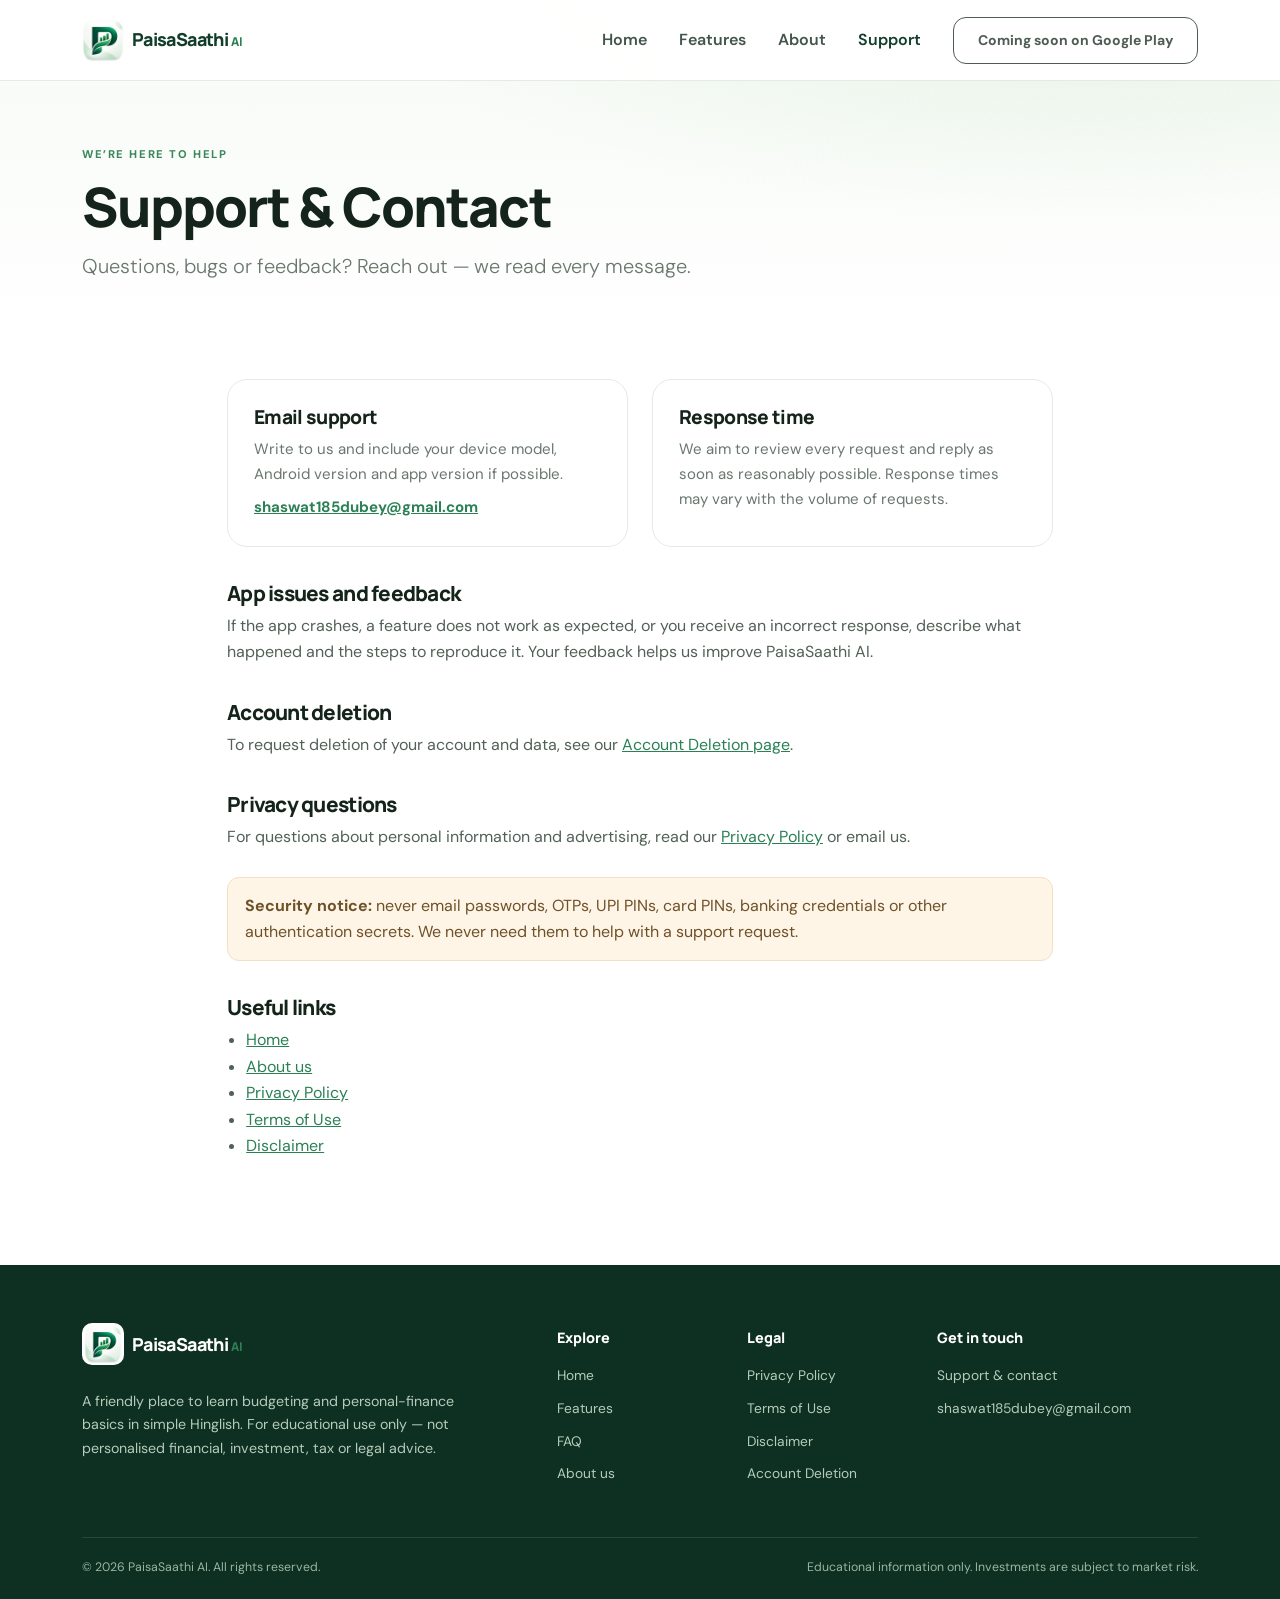
<file: support.html>
<!doctype html>
<html lang="en">
<head>
  <meta charset="utf-8">
  <meta name="viewport" content="width=device-width, initial-scale=1">
  <meta name="theme-color" content="#123d2b">
  <title>Support & Contact | PaisaSaathi AI</title>
  <meta name="description" content="Get help with PaisaSaathi AI, report app issues, share feedback, or make account and privacy requests.">
  <meta property="og:site_name" content="PaisaSaathi AI">
  <meta property="og:type" content="website">
  <meta property="og:title" content="Support & Contact | PaisaSaathi AI">
  <meta property="og:description" content="Get help with PaisaSaathi AI, report app issues, share feedback, or make account and privacy requests.">
  <link rel="icon" type="image/png" sizes="32x32" href="assets/img/favicon-32.png">
  <link rel="apple-touch-icon" href="assets/img/apple-touch-icon.png">
  <link rel="preconnect" href="https://fonts.googleapis.com">
  <link rel="preconnect" href="https://fonts.gstatic.com" crossorigin>
  <link href="https://cdn.jsdelivr.net/npm/bootstrap@5.3.3/dist/css/bootstrap.min.css" rel="stylesheet">
  <link href="https://fonts.googleapis.com/css2?family=DM+Sans:wght@400;500;600;700&family=Manrope:wght@400;500;600;700;800&display=swap" rel="stylesheet">
  <link href="css/style.css" rel="stylesheet">
</head>
<body>
  <div id="site-header"></div>
  <header class="page-hero">
    <div class="container">
      <span class="section-kicker">WE’RE HERE TO HELP</span>
      <h1>Support &amp; Contact</h1>
      <p class="lead">Questions, bugs or feedback? Reach out — we read every message.</p>
      
    </div>
  </header>
  <main id="main" class="legal-page">
    <div class="container legal-content">

      <div class="row g-4 mb-2">
        <div class="col-md-6"><div class="info-card"><h3>Email support</h3><p>Write to us and include your device model, Android version and app version if possible.</p><p class="mt-2"><a href="mailto:shaswat185dubey@gmail.com"><strong>shaswat185dubey@gmail.com</strong></a></p></div></div>
        <div class="col-md-6"><div class="info-card"><h3>Response time</h3><p>We aim to review every request and reply as soon as reasonably possible. Response times may vary with the volume of requests.</p></div></div>
      </div>

      <h2>App issues and feedback</h2>
      <p>If the app crashes, a feature does not work as expected, or you receive an incorrect response, describe what happened and the steps to reproduce it. Your feedback helps us improve PaisaSaathi AI.</p>

      <h2>Account deletion</h2>
      <p>To request deletion of your account and data, see our <a href="account-deletion.html">Account Deletion page</a>.</p>

      <h2>Privacy questions</h2>
      <p>For questions about personal information and advertising, read our <a href="privacy.html">Privacy Policy</a> or email us.</p>

      <div class="notice-box"><strong>Security notice:</strong> never email passwords, OTPs, UPI PINs, card PINs, banking credentials or other authentication secrets. We never need them to help with a support request.</div>

      <h2>Useful links</h2>
      <ul>
        <li><a href="index.html">Home</a></li>
        <li><a href="about.html">About us</a></li>
        <li><a href="privacy.html">Privacy Policy</a></li>
        <li><a href="terms.html">Terms of Use</a></li>
        <li><a href="disclaimer.html">Disclaimer</a></li>
      </ul>

    </div>
  </main>

  <div id="site-footer"></div>
  <noscript>
    <p style="text-align:center;padding:20px;font-size:14px">
      <a href="index.html">Home</a> · <a href="about.html">About</a> · <a href="privacy.html">Privacy Policy</a> ·
      <a href="terms.html">Terms</a> · <a href="disclaimer.html">Disclaimer</a> · <a href="support.html">Support</a> ·
      <a href="account-deletion.html">Account Deletion</a>
    </p>
  </noscript>
  <script src="https://cdn.jsdelivr.net/npm/bootstrap@5.3.3/dist/js/bootstrap.bundle.min.js"></script>
  <script src="js/layout.js"></script>
  <script src="js/main.js"></script>
</body>
</html>
</file>
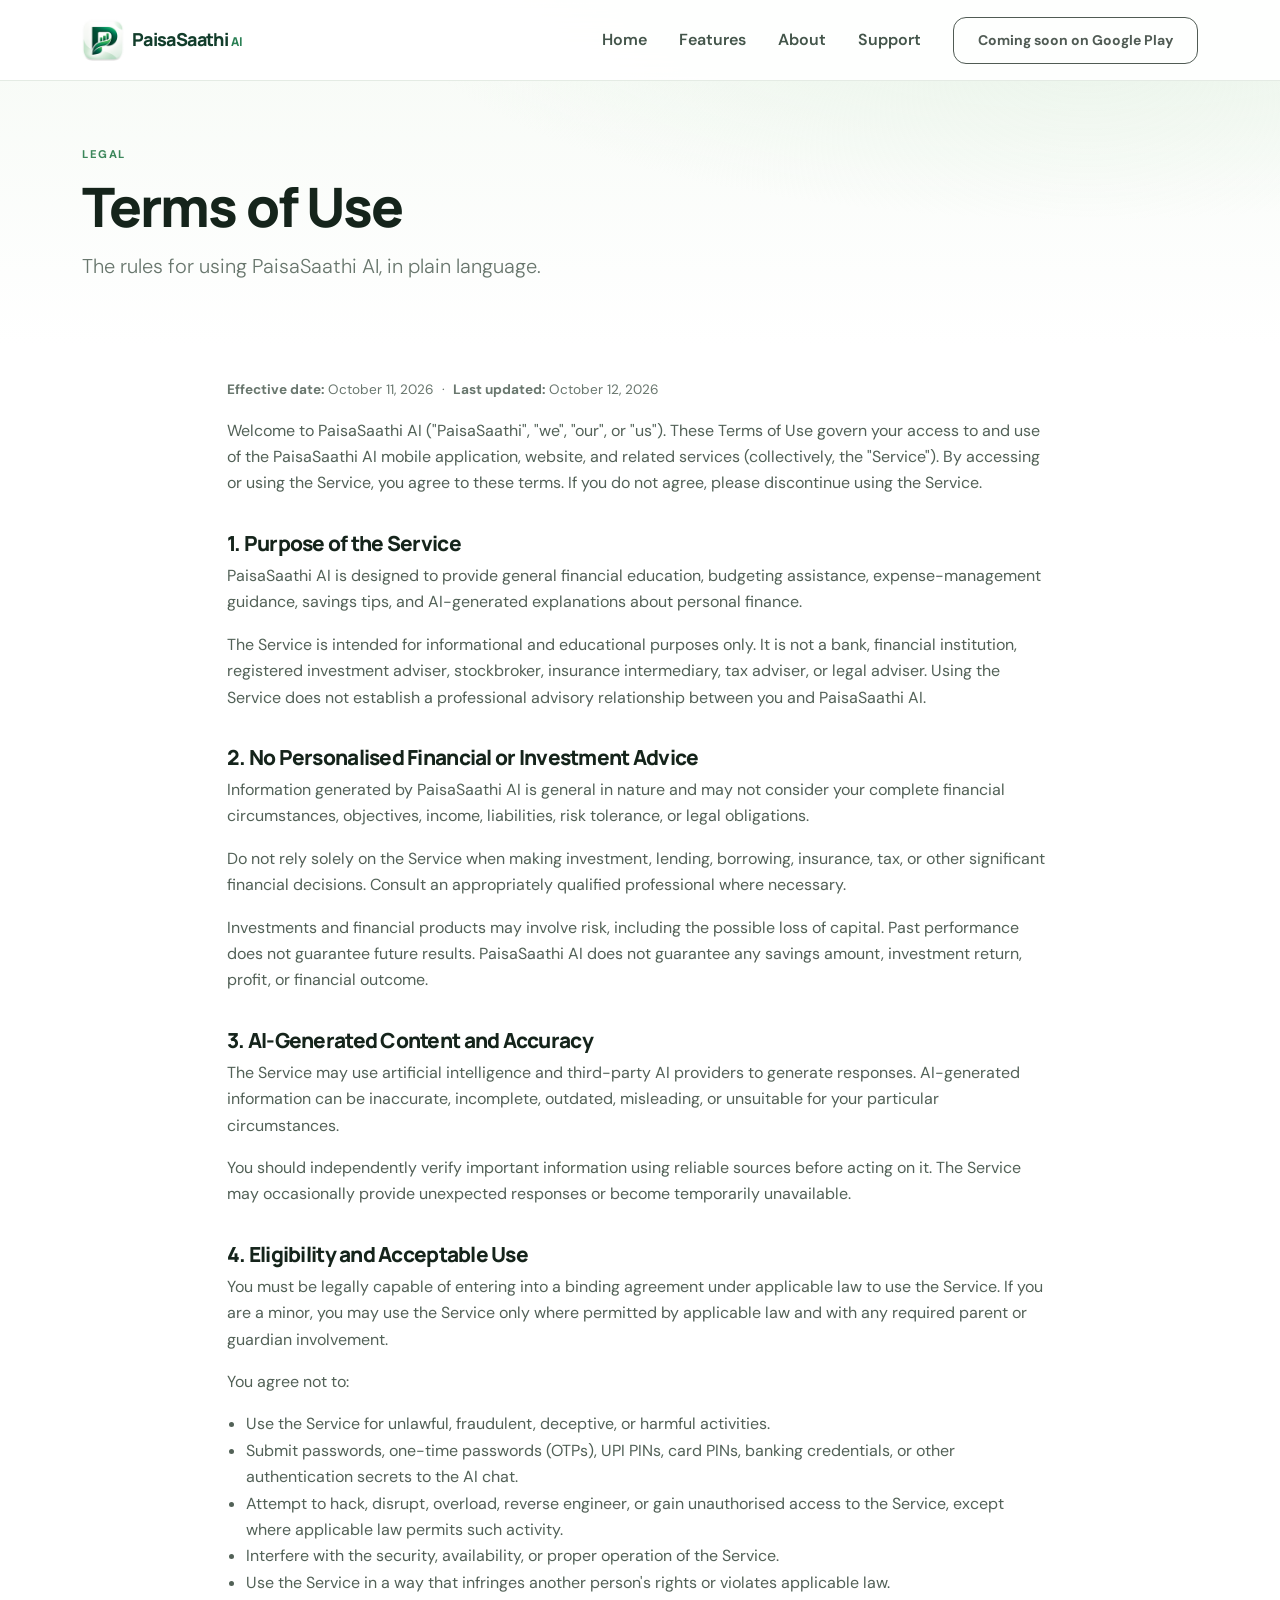
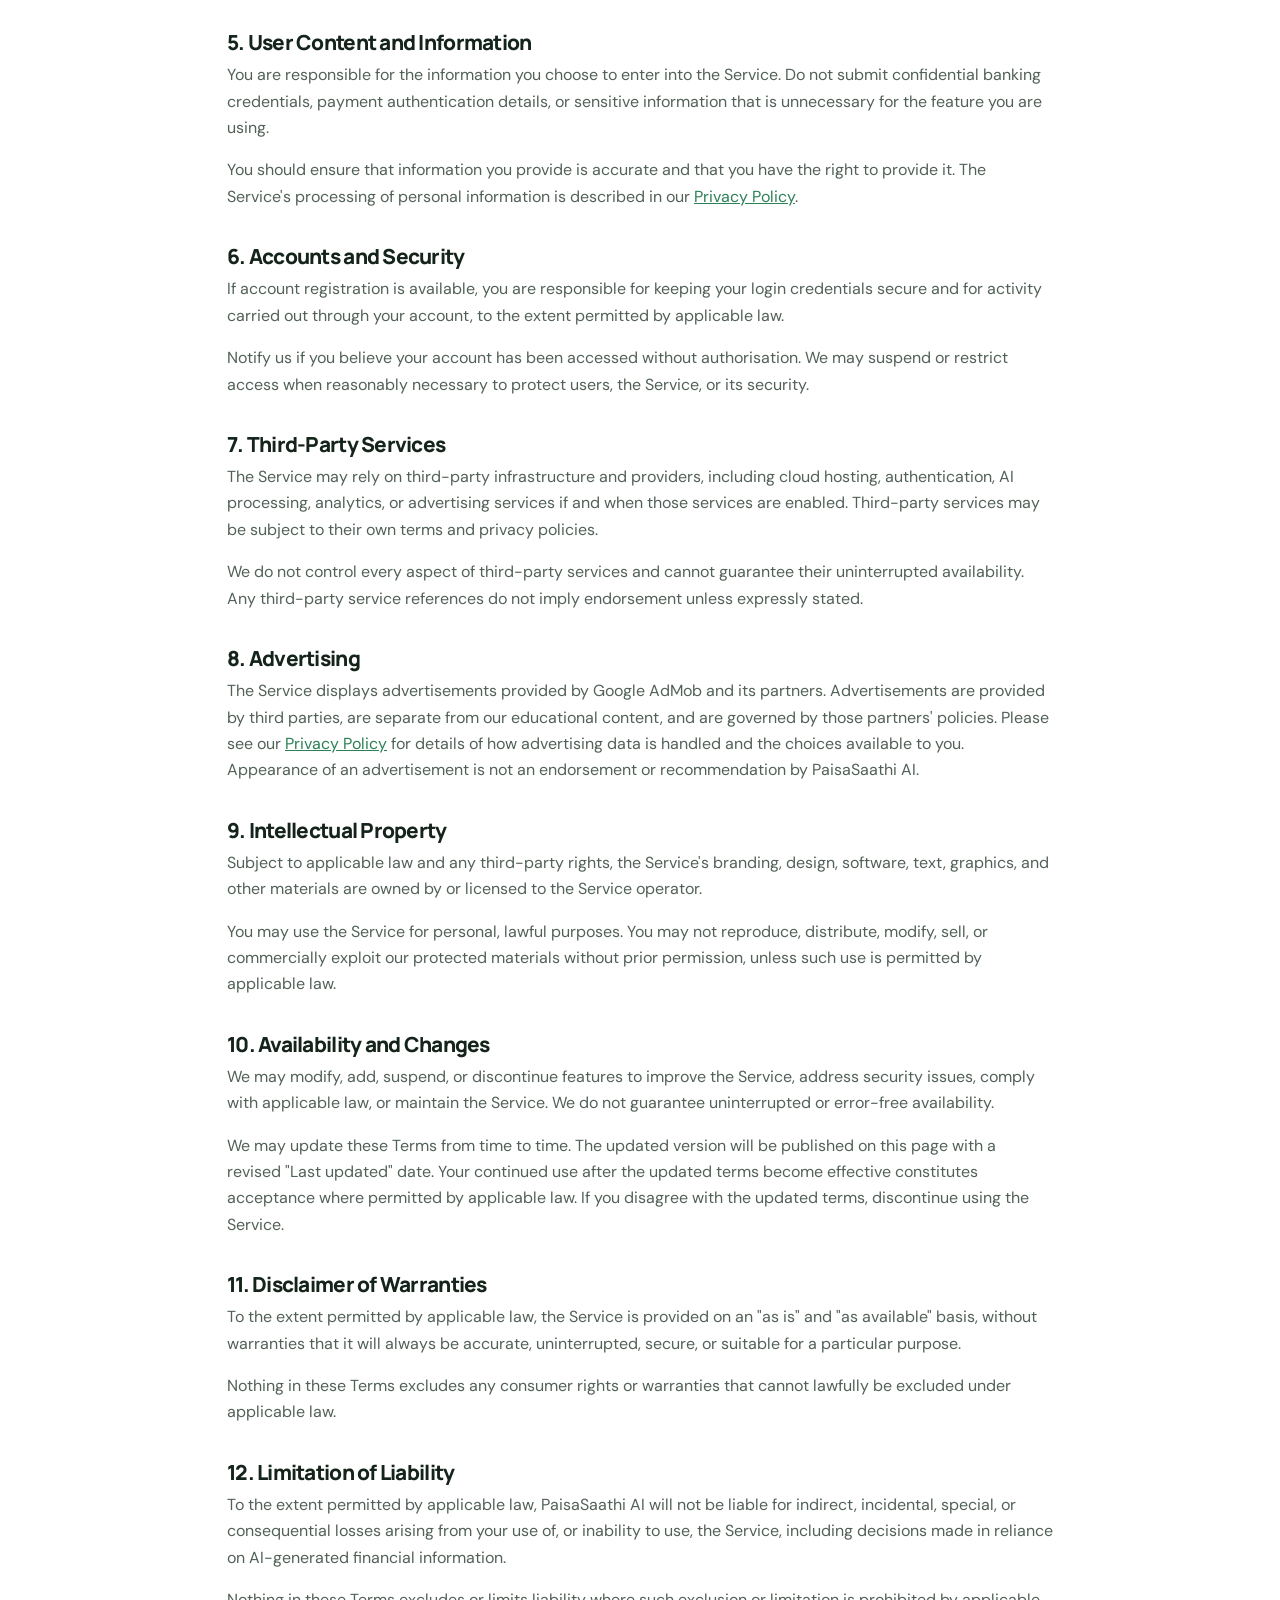
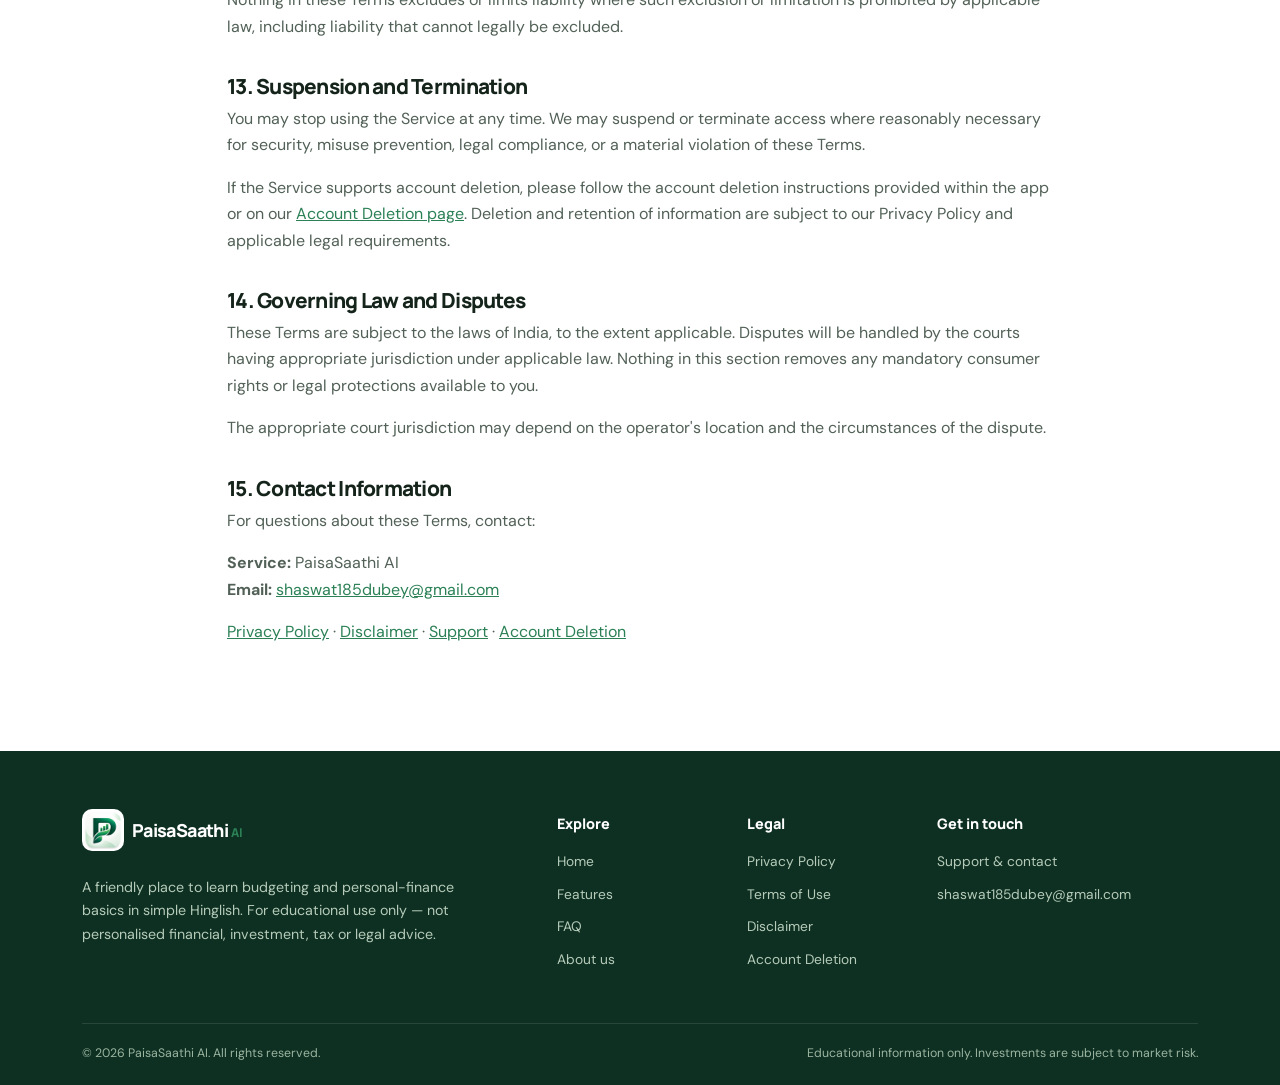
<file: terms.html>
<!doctype html>
<html lang="en">
<head>
  <meta charset="utf-8">
  <meta name="viewport" content="width=device-width, initial-scale=1">
  <meta name="theme-color" content="#123d2b">
  <title>Terms of Use | PaisaSaathi AI</title>
  <meta name="description" content="Terms of Use for the PaisaSaathi AI app and website: educational purpose, acceptable use, AI content, advertising and your responsibilities.">
  <meta property="og:site_name" content="PaisaSaathi AI">
  <meta property="og:type" content="website">
  <meta property="og:title" content="Terms of Use | PaisaSaathi AI">
  <meta property="og:description" content="Terms of Use for the PaisaSaathi AI app and website: educational purpose, acceptable use, AI content, advertising and your responsibilities.">
  <link rel="icon" type="image/png" sizes="32x32" href="assets/img/favicon-32.png">
  <link rel="apple-touch-icon" href="assets/img/apple-touch-icon.png">
  <link rel="preconnect" href="https://fonts.googleapis.com">
  <link rel="preconnect" href="https://fonts.gstatic.com" crossorigin>
  <link href="https://cdn.jsdelivr.net/npm/bootstrap@5.3.3/dist/css/bootstrap.min.css" rel="stylesheet">
  <link href="https://fonts.googleapis.com/css2?family=DM+Sans:wght@400;500;600;700&family=Manrope:wght@400;500;600;700;800&display=swap" rel="stylesheet">
  <link href="css/style.css" rel="stylesheet">
</head>
<body>
  <div id="site-header"></div>
  <header class="page-hero">
    <div class="container">
      <span class="section-kicker">LEGAL</span>
      <h1>Terms of Use</h1>
      <p class="lead">The rules for using PaisaSaathi AI, in plain language.</p>
      
    </div>
  </header>
  <main id="main" class="legal-page">
    <div class="container legal-content">
      <p class="meta"><strong>Effective date:</strong> October 11, 2026 &nbsp;·&nbsp; <strong>Last updated:</strong> October 12, 2026</p>

      <p>
        Welcome to PaisaSaathi AI ("PaisaSaathi", "we", "our", or "us").
        These Terms of Use govern your access to and use of the PaisaSaathi AI
        mobile application, website, and related services (collectively, the
        "Service"). By accessing or using the Service, you agree to these terms.
        If you do not agree, please discontinue using the Service.
      </p>

      <h2>1. Purpose of the Service</h2>
      <p>
        PaisaSaathi AI is designed to provide general financial education,
        budgeting assistance, expense-management guidance, savings tips, and
        AI-generated explanations about personal finance.
      </p>
      <p>
        The Service is intended for informational and educational purposes only.
        It is not a bank, financial institution, registered investment adviser,
        stockbroker, insurance intermediary, tax adviser, or legal adviser.
        Using the Service does not establish a professional advisory
        relationship between you and PaisaSaathi AI.
      </p>

      <h2>2. No Personalised Financial or Investment Advice</h2>
      <p>
        Information generated by PaisaSaathi AI is general in nature and may
        not consider your complete financial circumstances, objectives, income,
        liabilities, risk tolerance, or legal obligations.
      </p>
      <p>
        Do not rely solely on the Service when making investment, lending,
        borrowing, insurance, tax, or other significant financial decisions.
        Consult an appropriately qualified professional where necessary.
      </p>
      <p>
        Investments and financial products may involve risk, including the
        possible loss of capital. Past performance does not guarantee future
        results. PaisaSaathi AI does not guarantee any savings amount,
        investment return, profit, or financial outcome.
      </p>

      <h2>3. AI-Generated Content and Accuracy</h2>
      <p>
        The Service may use artificial intelligence and third-party AI
        providers to generate responses. AI-generated information can be
        inaccurate, incomplete, outdated, misleading, or unsuitable for your
        particular circumstances.
      </p>
      <p>
        You should independently verify important information using reliable
        sources before acting on it. The Service may occasionally provide
        unexpected responses or become temporarily unavailable.
      </p>

      <h2>4. Eligibility and Acceptable Use</h2>
      <p>
        You must be legally capable of entering into a binding agreement under
        applicable law to use the Service. If you are a minor, you may use the
        Service only where permitted by applicable law and with any required
        parent or guardian involvement.
      </p>
      <p>You agree not to:</p>
      <ul>
        <li>Use the Service for unlawful, fraudulent, deceptive, or harmful activities.</li>
        <li>Submit passwords, one-time passwords (OTPs), UPI PINs, card PINs, banking credentials, or other authentication secrets to the AI chat.</li>
        <li>Attempt to hack, disrupt, overload, reverse engineer, or gain unauthorised access to the Service, except where applicable law permits such activity.</li>
        <li>Interfere with the security, availability, or proper operation of the Service.</li>
        <li>Use the Service in a way that infringes another person's rights or violates applicable law.</li>
      </ul>

      <h2>5. User Content and Information</h2>
      <p>
        You are responsible for the information you choose to enter into the
        Service. Do not submit confidential banking credentials, payment
        authentication details, or sensitive information that is unnecessary
        for the feature you are using.
      </p>
      <p>
        You should ensure that information you provide is accurate and that you
        have the right to provide it. The Service's processing of personal
        information is described in our
        <a href="privacy.html">Privacy Policy</a>.
      </p>

      <h2>6. Accounts and Security</h2>
      <p>
        If account registration is available, you are responsible for keeping
        your login credentials secure and for activity carried out through
        your account, to the extent permitted by applicable law.
      </p>
      <p>
        Notify us if you believe your account has been accessed without
        authorisation. We may suspend or restrict access when reasonably
        necessary to protect users, the Service, or its security.
      </p>

      <h2>7. Third-Party Services</h2>
      <p>
        The Service may rely on third-party infrastructure and providers,
        including cloud hosting, authentication, AI processing, analytics,
        or advertising services if and when those services are enabled.
        Third-party services may be subject to their own terms and privacy
        policies.
      </p>
      <p>
        We do not control every aspect of third-party services and cannot
        guarantee their uninterrupted availability. Any third-party service
        references do not imply endorsement unless expressly stated.
      </p>

      <h2>8. Advertising</h2>
      <p>The Service displays advertisements provided by Google AdMob and its partners. Advertisements are provided by third parties, are separate from our educational content, and are governed by those partners' policies. Please see our <a href="privacy.html#advertising">Privacy Policy</a> for details of how advertising data is handled and the choices available to you. Appearance of an advertisement is not an endorsement or recommendation by PaisaSaathi AI.</p>

      <h2>9. Intellectual Property</h2>
      <p>
        Subject to applicable law and any third-party rights, the Service's
        branding, design, software, text, graphics, and other materials are
        owned by or licensed to the Service operator.
      </p>
      <p>
        You may use the Service for personal, lawful purposes. You may not
        reproduce, distribute, modify, sell, or commercially exploit our
        protected materials without prior permission, unless such use is
        permitted by applicable law.
      </p>

      <h2>10. Availability and Changes</h2>
      <p>
        We may modify, add, suspend, or discontinue features to improve the
        Service, address security issues, comply with applicable law, or
        maintain the Service. We do not guarantee uninterrupted or error-free
        availability.
      </p>
      <p>
        We may update these Terms from time to time. The updated version will
        be published on this page with a revised "Last updated" date. Your
        continued use after the updated terms become effective constitutes
        acceptance where permitted by applicable law. If you disagree with
        the updated terms, discontinue using the Service.
      </p>

      <h2>11. Disclaimer of Warranties</h2>
      <p>
        To the extent permitted by applicable law, the Service is provided on
        an "as is" and "as available" basis, without warranties that it will
        always be accurate, uninterrupted, secure, or suitable for a particular
        purpose.
      </p>
      <p>
        Nothing in these Terms excludes any consumer rights or warranties that
        cannot lawfully be excluded under applicable law.
      </p>

      <h2>12. Limitation of Liability</h2>
      <p>
        To the extent permitted by applicable law, PaisaSaathi AI will not be
        liable for indirect, incidental, special, or consequential losses
        arising from your use of, or inability to use, the Service, including
        decisions made in reliance on AI-generated financial information.
      </p>
      <p>
        Nothing in these Terms excludes or limits liability where such
        exclusion or limitation is prohibited by applicable law, including
        liability that cannot legally be excluded.
      </p>

      <h2>13. Suspension and Termination</h2>
      <p>
        You may stop using the Service at any time. We may suspend or terminate
        access where reasonably necessary for security, misuse prevention,
        legal compliance, or a material violation of these Terms.
      </p>
      <p>
        If the Service supports account deletion, please follow the account
        deletion instructions provided within the app or on our
        <a href="account-deletion.html">Account Deletion page</a>.
        Deletion and retention of information are subject to our Privacy Policy
        and applicable legal requirements.
      </p>

      <h2>14. Governing Law and Disputes</h2>
      <p>
        These Terms are subject to the laws of India, to the extent applicable.
        Disputes will be handled by the courts having appropriate jurisdiction
        under applicable law. Nothing in this section removes any mandatory
        consumer rights or legal protections available to you.
      </p>
      <p>
        The appropriate court jurisdiction may depend on the operator's
        location and the circumstances of the dispute.
      </p>

      <h2>15. Contact Information</h2>
      <p>
        For questions about these Terms, contact:
      </p>
      <p>
        <strong>Service:</strong> PaisaSaathi AI<br>
        <strong>Email:</strong>
        <a href="mailto:shaswat185dubey@gmail.com">shaswat185dubey@gmail.com</a>
      </p>

      <p>
        <a href="privacy.html">Privacy Policy</a> ·
        <a href="disclaimer.html">Disclaimer</a> · <a href="support.html">Support</a> ·
        <a href="account-deletion.html">Account Deletion</a>
      </p>

      
    </div>
  </main>

  <div id="site-footer"></div>
  <noscript>
    <p style="text-align:center;padding:20px;font-size:14px">
      <a href="index.html">Home</a> · <a href="about.html">About</a> · <a href="privacy.html">Privacy Policy</a> ·
      <a href="terms.html">Terms</a> · <a href="disclaimer.html">Disclaimer</a> · <a href="support.html">Support</a> ·
      <a href="account-deletion.html">Account Deletion</a>
    </p>
  </noscript>
  <script src="https://cdn.jsdelivr.net/npm/bootstrap@5.3.3/dist/js/bootstrap.bundle.min.js"></script>
  <script src="js/layout.js"></script>
  <script src="js/main.js"></script>
</body>
</html>
</file>
<file: css/style.css>
:root{--forest:#123d2b;--forest2:#1d5a3e;--green:#2b8055;--mint:#e9f4eb;--ink:#15241b;--muted:#69776e;--line:#e4ebe4}
*{box-sizing:border-box}
html{scroll-behavior:smooth;scroll-padding-top:90px}
body{font-family:'DM Sans',sans-serif;color:var(--ink);line-height:1.65}
h1,h2,h3,.navbar-brand{font-family:Manrope,sans-serif;letter-spacing:-.035em}
h1{font-size:clamp(2.8rem,5.5vw,4.5rem);line-height:1.08;font-weight:800}
h1 span,h2 span{color:var(--green)}
h2{font-size:clamp(2rem,4vw,3rem);line-height:1.16;font-weight:800}
h3{font-size:1.2rem;font-weight:800}
.navbar{background:#ffffffed;backdrop-filter:blur(16px);border-bottom:1px solid var(--line);padding:14px 0}
.navbar-brand{font-size:1.12rem;font-weight:800;color:var(--forest)}
.navbar-brand small{font-size:.68em;color:var(--green)}
.nav-link{font-weight:600;color:#43554a!important}
.btn{border-radius:13px;padding:12px 20px;font-weight:700}
.btn-primary-green{background:var(--forest);border:1px solid var(--forest);color:white}
.btn-primary-green:hover{background:var(--forest2);color:white}
.btn-outline-green{border:1px solid #bfd2c3;color:var(--forest)}
.btn-outline-green:hover{background:var(--mint);color:var(--forest)}
.hero-section{padding:150px 0 85px;background:radial-gradient(ellipse at 82% 24%,#e7f3e7,transparent 36%),linear-gradient(#fbfdf9,#fff);overflow:hidden}
.eyebrow{display:inline-flex;align-items:center;gap:9px;border:1px solid #dbe9dd;background:#f4faf3;border-radius:999px;padding:9px 14px;color:var(--forest);font-size:.75rem;font-weight:800;margin-bottom:22px}
.pulse-dot{width:8px;height:8px;border-radius:50%;background:#40a66b;box-shadow:0 0 0 4px #40a66b1c}
.hero-copy{font-size:1.12rem;color:var(--muted);max-width:540px;margin-top:22px}
.microcopy{font-size:.85rem;color:#65766a}
.visual-wrap{position:relative;min-height:520px;display:flex;align-items:center;justify-content:center}
.orb{position:absolute;border-radius:50%}
.orb-one{width:410px;height:410px;background:#e7f2e5;right:3%;top:8%}
.orb-two{width:240px;height:240px;background:#d8e9d9;left:4%;bottom:2%;opacity:.6}
.phone-card{position:relative;z-index:1;width:min(360px,90%);background:white;border:1px solid #e1eae0;border-radius:30px;padding:20px;box-shadow:0 30px 90px #123d2b20;transform:rotate(1deg)}
.phone-top{display:flex;align-items:center;justify-content:space-between;font-size:.62rem;font-weight:800;letter-spacing:.12em;color:#7a887d;border-bottom:1px solid #edf1ec;padding-bottom:13px}
.phone-camera{width:35px;height:5px;background:#e6ece6;border-radius:9px}
.online-dot{height:8px;width:8px;border-radius:50%;background:#40a66b}
.hello-row{display:flex;gap:12px;align-items:center;padding:20px 0}
.mini-logo{height:42px;width:42px;border-radius:14px;display:grid;place-items:center;background:var(--forest);color:white;font-size:22px;font-weight:800}
.hello-row p{font-size:.76rem;color:var(--muted);margin:3px 0 0}
.balance-card{background:#f4f8f2;border:1px solid #e5eee3;border-radius:18px;padding:17px}
.balance-card>div:first-child{font-size:.75rem;color:#6b796d}
.tag{font-size:.65rem;background:#e3f1e3;padding:4px 7px;border-radius:8px;color:var(--forest)}
.budget-number{font-weight:800;font-size:1.85rem;margin-top:4px;color:var(--forest)}
.progress{height:7px;background:#dce8dc;border-radius:8px}
.progress-bar{background:#3a9861;border-radius:8px}
.balance-card .small{font-size:.68rem!important;color:#758176}
.chat-label{font-size:.64rem;font-weight:800;letter-spacing:.13em;color:#8a968b;margin:21px 0 9px}
.chat-bubble{font-size:.78rem;padding:12px 14px;border-radius:15px;margin-bottom:9px;line-height:1.5}
.user-bubble{background:var(--forest);color:white;margin-left:24px;border-bottom-right-radius:5px}
.ai-bubble{background:#f2f6f0;color:#35483a;margin-right:10px;border-bottom-left-radius:5px}
.ai-spark{color:#398b58;margin-right:4px}
.prompt-row{margin-top:16px;border:1px solid #e2e9e1;border-radius:12px;padding:10px 12px;display:flex;justify-content:space-between;align-items:center;color:#98a198;font-size:.74rem}
.send-icon{display:grid;place-items:center;width:27px;height:27px;background:var(--forest);color:white;border-radius:8px}
.floating-note{position:absolute;z-index:2;display:flex;align-items:center;gap:10px;background:white;padding:12px 16px;border:1px solid #e5ece3;border-radius:15px;box-shadow:0 12px 35px #123d2b12}
.note-top{top:12%;right:-1%}
.note-bottom{bottom:10%;left:-2%}
.note-icon{height:34px;width:34px;display:grid;place-items:center;background:#e7f5e8;color:#227246;border-radius:11px;font-size:1.2rem}
.note-leaf{background:#fff0e7;color:#b66a37}
.floating-note strong,.floating-note small{display:block}
.floating-note strong{font-size:.77rem}
.floating-note small{font-size:.68rem;color:var(--muted)}
.trust-strip{padding:23px 0;border-top:1px solid #edf1ec;border-bottom:1px solid #edf1ec;font-size:.84rem;font-weight:700;color:#536357}
.section-pad{padding:95px 0}
.section-heading{max-width:680px}
.section-kicker{display:inline-block;color:#3c875b;font-weight:800;letter-spacing:.14em;font-size:.7rem;margin-bottom:14px}
.section-heading p,.muted-copy{color:var(--muted);font-size:1.03rem;margin-top:16px}
.feature-card{border:1px solid var(--line);border-radius:22px;padding:29px;background:white;transition:transform .2s,box-shadow .2s}
.feature-card:hover{transform:translateY(-5px);box-shadow:0 18px 45px #123d2b0c}
.feature-icon{width:52px;height:52px;border-radius:16px;display:grid;place-items:center;font-size:1.4rem;font-weight:800;margin-bottom:25px}
.icon-mint{background:#e5f3e5;color:#267448}
.icon-peach{background:#fff0e6;color:#bd733d}
.icon-lilac{background:#eeeafd;color:#7563b5}
.feature-card p{color:var(--muted);font-size:.94rem;min-height:78px}
.feature-card a{color:var(--forest);font-weight:800;text-decoration:none;font-size:.88rem}
.disclaimer-inline{font-size:.84rem;color:#657368;background:#f6f8f4;padding:15px 18px;border-radius:13px;border-left:3px solid #b8d7bb}
.how-section{background:#f8faf6}
.steps-panel{padding:20px 30px;background:white;border:1px solid var(--line);border-radius:24px}
.step-item{display:flex;gap:20px;padding:24px 0;border-bottom:1px solid #edf1eb}
.step-item:last-child{border-bottom:0}
.step-number{font-size:1.15rem;font-weight:800;color:#4d9767;background:#edf6ec;min-width:48px;height:48px;border-radius:15px;display:grid;place-items:center}
.step-item h3{margin:3px 0 6px}
.step-item p{margin:0;color:var(--muted);font-size:.92rem}
.download-section{padding:20px 0 95px}
.download-banner{background:var(--forest);border-radius:28px;padding:48px 52px;display:flex;align-items:center;justify-content:space-between;gap:25px;color:white}
.download-banner .section-kicker{color:#a9dfb5}
.download-banner h2{max-width:580px;font-size:clamp(1.8rem,3vw,2.6rem)}
.download-banner p{color:#d0e1d3;margin:12px 0 0}
.btn-light-green{background:#f2faf0;color:var(--forest);border:1px solid #f2faf0;white-space:nowrap}
.site-footer{background:#0e3022;color:white;padding:58px 0 22px}
.site-footer .navbar-brand{color:white}
.footer-copy{color:#b6cbb9;max-width:390px;font-size:.89rem}
.site-footer .col-lg-2 a,.site-footer .col-lg-3 a{display:block;text-decoration:none;color:#b6cbb9;font-size:.86rem;margin:10px 0}
.site-footer a:hover{color:white}
.footer-bottom{margin-top:42px;padding-top:19px;border-top:1px solid #ffffff1c;display:flex;justify-content:space-between;gap:12px;color:#9bb4a0;font-size:.77rem}
.legal-page{padding:145px 0 90px;min-height:65vh;background:linear-gradient(#f6faf5,#fff 340px)}
.legal-content{max-width:850px}
.legal-content h1{font-size:clamp(2.4rem,5vw,3.6rem)}
.legal-content h2{font-size:1.35rem;margin-top:34px}
.legal-content p,.legal-content li{color:#526157}
.legal-content a{color:var(--green)}
.notice-box{background:#fff5e7;border:1px solid #f2dfc4;border-radius:12px;padding:15px 17px;color:#6e5129}
@media(max-width:991px){.hero-section{padding-top:130px}
.visual-wrap{min-height:500px}
.section-pad{padding:75px 0}
.download-banner{align-items:flex-start;flex-direction:column}}
@media(max-width:575px){.hero-section{padding:125px 0 60px}
h1{font-size:2.7rem}
.visual-wrap{min-height:450px}
.phone-card{width:88%;padding:16px}
.orb-one{width:320px;height:320px}
.orb-two{width:200px;height:200px}
.floating-note{padding:9px 11px}
.note-top{top:5%;right:-2%}
.note-bottom{bottom:2%;left:-1%}
.section-pad{padding:65px 0}
.steps-panel{padding:10px 20px}
.step-item{gap:13px}
.download-banner{padding:30px 24px}
.footer-bottom{flex-direction:column}}


.site-logo{width:42px;height:42px;object-fit:contain;border-radius:10px;display:block;flex-shrink:0}
.site-logo-footer{background:#fff;padding:2px}


/* ===== Additions ===== */
body{background:#fff;-webkit-font-smoothing:antialiased}
img{max-width:100%;height:auto}
.skip-link{position:absolute;left:-999px;top:8px;background:var(--forest);color:#fff;padding:8px 14px;border-radius:8px;z-index:2000}
.skip-link:focus{left:12px;color:#fff}
:focus-visible{outline:3px solid #7cc39a;outline-offset:2px}
.navbar.scrolled{box-shadow:0 6px 24px #123d2b14}
.nav-link.active{color:var(--forest)!important}
.btn.disabled,.btn[aria-disabled=true]{opacity:.75;cursor:default;pointer-events:none}
.btn-light-green.disabled{background:#d7eadb;color:var(--forest)}
.footer-title{font-family:Manrope,sans-serif;font-size:.9rem!important;font-weight:800;letter-spacing:0;margin:7px 0 17px;color:#fff}
.site-footer a{color:#b6cbb9;text-decoration:none}
.site-footer .navbar-brand{color:#fff}
.site-footer .col-lg-2 a,.site-footer .col-lg-3 a{display:block}
main{display:block}
.visual-wrap .phone-card{max-width:360px}
/* Page hero (about, legal, support) */
.page-hero{padding:140px 0 46px;background:radial-gradient(ellipse at 85% 0,#e7f3e7,transparent 45%),linear-gradient(#f6faf5,#fff)}
.page-hero h1{font-size:clamp(2.2rem,5vw,3.4rem)}
.page-hero p.lead{color:var(--muted);max-width:680px;margin-top:14px}
.legal-page{padding:0 0 90px;min-height:auto;background:#fff}
.legal-page .legal-content{padding-top:34px}
.legal-content .meta{font-size:.85rem;color:var(--muted)}
.legal-content h2{font-size:1.3rem;margin-top:34px}
.legal-content ul,.legal-content ol{padding-left:1.2rem}
.toc{background:#f6f8f4;border:1px solid var(--line);border-radius:14px;padding:16px 20px;margin:22px 0}
.toc a{color:var(--forest);text-decoration:none}
.toc ol{margin:0;columns:2;column-gap:30px;font-size:.92rem}
@media(max-width:575px){.toc ol{columns:1}}
.notice-box{background:#fff5e7;border:1px solid #f2dfc4;border-radius:12px;padding:15px 17px;color:#6e5129;margin-top:26px}
.info-box{background:var(--mint);border:1px solid #cfe5d3;border-radius:12px;padding:15px 17px;color:#24412f;margin-top:22px}
/* Cards */
.info-card{border:1px solid var(--line);border-radius:20px;padding:26px;background:#fff;height:100%}
.info-card h3{margin-bottom:8px}
.info-card p{color:var(--muted);font-size:.94rem;margin:0}
.value-icon{width:46px;height:46px;border-radius:14px;display:grid;place-items:center;background:#e5f3e5;color:#267448;font-weight:800;font-size:1.2rem;margin-bottom:16px}
/* Feature card links removed -> plain */
.feature-card p{min-height:0}
/* FAQ */
.faq-wrap{max-width:820px;margin:0 auto}
.accordion-item{border:1px solid var(--line)!important;border-radius:14px!important;margin-bottom:12px;overflow:hidden}
.accordion-button{font-weight:700;font-family:Manrope,sans-serif;color:var(--forest);background:#fff}
.accordion-button:not(.collapsed){background:#f4faf3;color:var(--forest);box-shadow:none}
.accordion-body{color:#526157;font-size:.95rem}
/* Responsible-use strip */
.safety-grid .info-card{background:#fbfdfa}
/* 404 */
.error-page{min-height:70vh;display:grid;place-items:center;text-align:center;padding:150px 0 80px}
.error-code{font-family:Manrope,sans-serif;font-size:clamp(5rem,16vw,9rem);font-weight:800;color:var(--green);line-height:1}
.hero-section .btn.disabled{pointer-events:none}
@media(max-width:991px){.page-hero{padding-top:120px}}
.mini-logo-img{border-radius:12px;flex-shrink:0}
</file>
